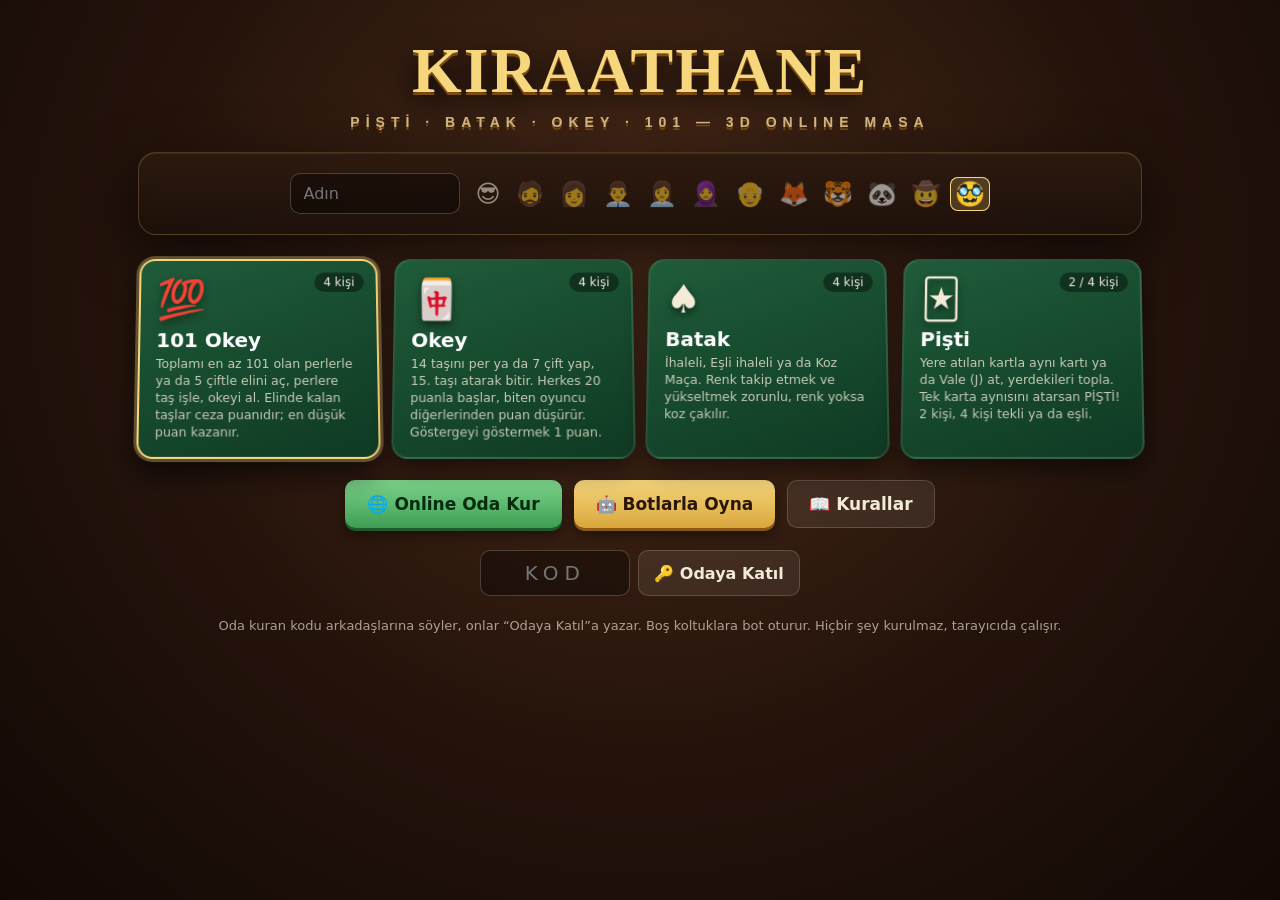
<file: index.html>
<!DOCTYPE html>
<html lang="tr"><head><meta charset="utf-8"><meta name="viewport" content="width=device-width,initial-scale=1,maximum-scale=1">
<title>KIRAATHANE · 3D Online Masa Oyunları</title>
<link rel="icon" href="data:image/svg+xml,<svg xmlns='http://www.w3.org/2000/svg' viewBox='0 0 100 100'><text y='.9em' font-size='90'>🃏</text></svg>">
<style>*{box-sizing:border-box;margin:0;padding:0}
html,body{height:100%;overflow:hidden}
body{font-family:'Segoe UI',system-ui,-apple-system,Roboto,Arial,sans-serif;color:#f3ead7;background:#1a0f0a radial-gradient(ellipse at 50% 30%,#4a2a18 0%,#24130b 55%,#120905 100%);user-select:none;-webkit-user-select:none}
button{font:inherit;cursor:pointer;border:0;border-radius:10px;padding:10px 16px;font-weight:600;color:#2a1608;background:linear-gradient(#f7d77d,#d9a73c);box-shadow:0 3px 0 #8a5a14,0 6px 14px #0007;transition:transform .08s,filter .15s}
button:hover{filter:brightness(1.08)}button:active{transform:translateY(2px);box-shadow:0 1px 0 #8a5a14,0 3px 8px #0007}
button.ghost{background:#ffffff14;color:#f3ead7;box-shadow:inset 0 0 0 1px #ffffff2a}
button.red{background:linear-gradient(#e46b5d,#b5382b);color:#fff;box-shadow:0 3px 0 #6d1a12,0 6px 14px #0007}
button.green{background:linear-gradient(#7fd88e,#3d9d52);color:#062b0f;box-shadow:0 3px 0 #1f5a2b,0 6px 14px #0007}
button:disabled{filter:grayscale(1) brightness(.6);cursor:not-allowed}
button.sm{padding:6px 11px;font-size:13px;border-radius:8px}
input,select{font:inherit;padding:10px 12px;border-radius:10px;border:1px solid #ffffff33;background:#00000055;color:#fff;outline:none}
input:focus,select:focus{border-color:#f7d77d}
select option{background:#2a1608}
.screen{position:fixed;inset:0;display:none}.screen.on{display:block}
.muted{opacity:.65;font-size:13px}
h1.logo{font-family:Georgia,'Times New Roman',serif;font-size:clamp(34px,6vw,64px);letter-spacing:2px;text-align:center;color:#f7d77d;text-shadow:0 3px 0 #7a4b10,0 8px 30px #000}
h1.logo small{display:block;font:600 14px 'Segoe UI',sans-serif;letter-spacing:6px;color:#e9cf9a;opacity:.85;margin-top:6px}
.panel{background:linear-gradient(#2d1a0fee,#1c100ae8);border:1px solid #f7d77d33;border-radius:18px;box-shadow:0 20px 60px #000a,inset 0 1px 0 #ffffff14;padding:20px}
/* ---- ana menü ---- */
#home{overflow:auto}
.homeWrap{max-width:1040px;margin:0 auto;padding:34px 18px 40px;display:flex;flex-direction:column;gap:22px}
.profile{display:flex;gap:10px;align-items:center;justify-content:center;flex-wrap:wrap}
.avs{display:flex;gap:4px;flex-wrap:wrap}.avs span{font-size:24px;cursor:pointer;padding:3px 5px;border-radius:8px;opacity:.55}.avs span.on{opacity:1;background:#f7d77d33;box-shadow:inset 0 0 0 1px #f7d77d}
.games{display:grid;grid-template-columns:repeat(auto-fill,minmax(220px,1fr));gap:14px}
.gcard{position:relative;border-radius:16px;padding:16px;cursor:pointer;background:linear-gradient(160deg,#1f5c3a,#0f3a23);border:2px solid #ffffff1a;box-shadow:0 10px 26px #0008;transition:transform .2s,border-color .2s;transform:perspective(700px) rotateX(6deg);min-height:150px}
.gcard:hover{transform:perspective(700px) rotateX(0) translateY(-4px)}
.gcard.sel{border-color:#f7d77d;box-shadow:0 0 0 3px #f7d77d55,0 14px 30px #000a}
.gcard .gi{font-size:40px;filter:drop-shadow(0 4px 4px #0008)}.gcard b{display:block;font-size:20px;margin:6px 0 4px;color:#fff}
.gcard p{font-size:12.5px;line-height:1.35;opacity:.8}.gcard .pc{position:absolute;top:12px;right:12px;font-size:12px;background:#0006;border-radius:20px;padding:3px 9px}
.homeBtns{display:flex;gap:12px;justify-content:center;flex-wrap:wrap}.homeBtns button{font-size:17px;padding:14px 22px}
.joinRow{display:flex;gap:8px;justify-content:center}.joinRow input{width:150px;text-transform:uppercase;letter-spacing:6px;font-size:20px;text-align:center}
/* ---- lobi ---- */
#lobby{overflow:auto}
.lobWrap{max-width:900px;margin:0 auto;padding:30px 16px;display:flex;flex-direction:column;gap:16px}
.codeBox{text-align:center}.codeBox .code{font:700 58px Georgia,serif;letter-spacing:14px;color:#f7d77d;text-shadow:0 4px 0 #7a4b10}
.seats{display:grid;grid-template-columns:repeat(4,1fr);gap:10px}
.seat{border-radius:14px;padding:14px 8px;text-align:center;background:#00000040;border:1px dashed #ffffff30;min-height:110px;position:relative}
.seat.full{border-style:solid;border-color:#f7d77d55;background:#f7d77d12}.seat .av{font-size:34px}.seat .nm{font-weight:700;margin-top:4px;word-break:break-word}
.seat .tag{font-size:11px;opacity:.7}.seat .x{position:absolute;top:4px;right:6px;font-size:12px;cursor:pointer;opacity:.6}
.optRow{display:flex;gap:10px;flex-wrap:wrap;align-items:center}
#netDiag{font-size:11px;opacity:.55;text-align:center}
@media(max-width:640px){.seats{grid-template-columns:repeat(2,1fr)}}
/* ---- masa ---- */
#table{background:#120905 radial-gradient(ellipse at 50% 40%,#3b2213,#140a05 70%)}
#stage{position:absolute;inset:0;perspective:1500px;perspective-origin:50% 18%;overflow:hidden}
#boardWrap{position:absolute;left:50%;top:50%;width:1400px;height:900px;margin:-450px 0 0 -700px;transform-style:preserve-3d}
#board{position:absolute;inset:0;transform-style:preserve-3d;transform:rotateX(40deg) translateY(-30px);border-radius:300px/190px;
  background:radial-gradient(ellipse at 50% 45%,#2f8a52 0%,#1d6b3d 45%,#124a29 100%);
  box-shadow:0 0 0 26px #6b3a1c,0 0 0 30px #3e1f0c,0 0 0 34px #a06a37,0 40px 80px 40px #000c,inset 0 0 120px #0009}
#board::before{content:'';position:absolute;inset:18px;border-radius:280px/176px;border:2px solid #f7d77d22;pointer-events:none}
#board::after{content:'KIRAATHANE';position:absolute;left:50%;top:50%;transform:translate(-50%,-50%);font:700 120px Georgia,serif;letter-spacing:20px;color:#ffffff07;pointer-events:none;white-space:nowrap}
.o3{position:absolute;left:0;top:0;transform-style:preserve-3d;transition:transform .55s cubic-bezier(.2,.8,.25,1),opacity .4s}
.o3.fast{transition:transform .3s cubic-bezier(.2,.8,.25,1)}
.o3.noanim{transition:none!important}
/* iskambil kartı */
.card{width:84px;height:120px;margin:-60px 0 0 -42px}
.card .f,.card .b{position:absolute;inset:0;border-radius:8px;backface-visibility:hidden;-webkit-backface-visibility:hidden}
.card .f{background:linear-gradient(160deg,#fffdf6,#efe8d6);box-shadow:0 0 0 1px #0003,0 2px 3px #0004;color:#1b1b1b;overflow:hidden}
.card .f.r{color:#c4161c}
.card .b{transform:rotateY(180deg);background:#7d1420;box-shadow:0 0 0 1px #0005;background-image:repeating-linear-gradient(45deg,#ffffff1a 0 3px,transparent 3px 9px),repeating-linear-gradient(-45deg,#ffffff1a 0 3px,transparent 3px 9px);border:4px solid #f5ecd6}
.card .b::after{content:'K';position:absolute;inset:0;display:grid;place-items:center;font:700 30px Georgia,serif;color:#f7d77d;text-shadow:0 2px 0 #3d0710}
.card .ci{position:absolute;left:5px;top:3px;font-weight:800;font-size:20px;line-height:.95;text-align:center;font-family:Georgia,serif}
.card .ci i{display:block;font-style:normal;font-size:17px}
.card .ci.br{left:auto;top:auto;right:5px;bottom:3px;transform:rotate(180deg)}
.card .cm{position:absolute;inset:0;display:grid;place-items:center;font-size:44px}
.card .cm.face{font:700 40px Georgia,serif}
.card .cm.face span{display:grid;place-items:center;width:52px;height:74px;border-radius:6px;background:linear-gradient(#f9e7b7,#e7c979);box-shadow:inset 0 0 0 2px currentColor}
.card.legal{cursor:pointer}.card.legal .f{box-shadow:0 0 0 2px #f7d77d,0 0 18px #f7d77daa}
.card.dim .f{filter:brightness(.62)}
.card.mine{cursor:pointer}
.shadow3{position:absolute;inset:6px;border-radius:8px;background:#0007;transform:translateZ(-2px);filter:blur(6px)}
/* okey taşı */
.tile{width:46px;height:64px;margin:-32px 0 0 -23px}
.tile .f,.tile .b{position:absolute;inset:0;border-radius:6px;backface-visibility:hidden;-webkit-backface-visibility:hidden}
.tile .f{background:linear-gradient(#fffaf0,#eee3c8);box-shadow:0 0 0 1px #0002,0 3px 0 #c9b88d,0 4px 3px #0005}
.tile .b{transform:rotateY(180deg);background:linear-gradient(#f2e9d2,#dccb9f);box-shadow:0 0 0 1px #0002,0 3px 0 #b39f6e}
.tf{position:absolute;inset:0;display:flex;flex-direction:column;align-items:center;justify-content:center;font:800 30px Georgia,serif;line-height:1}
.tf::after{content:'';width:9px;height:9px;border-radius:50%;margin-top:4px;background:currentColor;opacity:.9}
.c0{color:#e0a100}.c1{color:#1565c0}.c2{color:#1a1a1a}.c3{color:#c62828}
.tf.fk{font-size:26px;color:#2e7d32}.tf.fk::after{display:none}
.tf.wild{text-shadow:0 0 6px #f7d77d}
.tile.small{width:34px;height:47px;margin:-23px 0 0 -17px}.tile.small .tf{font-size:21px}.tile.small .tf::after{width:6px;height:6px;margin-top:2px}
.meldBox{position:absolute;left:0;top:0;padding:5px 6px 7px;border-radius:9px;background:#00000038;display:flex;gap:2px;cursor:pointer;transform-style:preserve-3d;border-bottom:3px solid transparent}
.meldBox:hover,.meldBox.target{background:#f7d77d40}
.meldBox .tile{position:relative;margin:0}
.rack3d{width:560px;height:30px;margin:-15px 0 0 -280px;background:linear-gradient(#a86b35,#6b3e19);border-radius:6px;box-shadow:0 6px 0 #3e2109,0 10px 14px #0008}
.lbl3{position:absolute;left:0;top:0;white-space:nowrap;font-weight:700;font-size:20px;color:#fff;text-shadow:0 2px 3px #000;transform-style:preserve-3d}
.lbl3 small{font-size:15px;opacity:.75}
.spot{width:58px;height:78px;margin:-39px 0 0 -29px;border-radius:9px;border:2px dashed #ffffff33}
.spot.can{border-color:#f7d77d;box-shadow:0 0 20px #f7d77d88;cursor:pointer}
.pileTop.can{cursor:pointer;filter:drop-shadow(0 0 12px #f7d77d)}
/* HUD */
.plate{position:absolute;display:flex;align-items:center;gap:8px;padding:7px 12px 7px 8px;border-radius:40px;background:linear-gradient(#2d1a0fee,#170c06ee);border:1px solid #f7d77d33;box-shadow:0 8px 20px #0009;z-index:5;min-width:150px;transition:box-shadow .3s}
.plate .av{font-size:28px;width:40px;height:40px;display:grid;place-items:center;background:#ffffff12;border-radius:50%}
.plate .nm{font-weight:700;font-size:14px;max-width:130px;overflow:hidden;text-overflow:ellipsis;white-space:nowrap}
.plate .sc{font-size:12px;opacity:.85}.plate .bd{font-size:11px;color:#f7d77d}
.plate.turn{box-shadow:0 0 0 3px #f7d77d,0 0 28px #f7d77daa}
.plate.off{opacity:.55}
.plate .bub{position:absolute;bottom:110%;left:10px;background:#fff;color:#222;padding:6px 10px;border-radius:12px;font-size:13px;white-space:nowrap;max-width:240px;overflow:hidden;text-overflow:ellipsis;box-shadow:0 6px 14px #0007;animation:pop .25s}
@keyframes pop{from{transform:scale(.6);opacity:0}}
.p0{left:16px;bottom:16px}.p1{right:14px;top:44%}.p2{left:50%;top:12px;transform:translateX(-50%)}.p3{left:14px;top:44%}
#topbar{position:absolute;right:12px;top:10px;display:flex;gap:6px;z-index:8}
#info{position:absolute;left:12px;top:10px;z-index:6;font-size:13px;line-height:1.5;max-width:300px}
#info .gn{font:700 18px Georgia,serif;color:#f7d77d}
#log{position:absolute;right:12px;top:56px;z-index:4;font-size:12.5px;max-width:270px;text-align:right;opacity:.85;line-height:1.55;pointer-events:none}
#log div:first-child{font-weight:700;color:#f7d77d}
#status{position:absolute;left:50%;transform:translateX(-50%);bottom:198px;z-index:7;padding:8px 18px;border-radius:30px;background:#000a;font-weight:600;font-size:15px;white-space:nowrap;pointer-events:none}
#status:empty{display:none}#status.me{background:#f7d77d;color:#2a1608;box-shadow:0 0 24px #f7d77d88}
#actions{position:absolute;left:50%;transform:translateX(-50%);bottom:150px;z-index:9;display:flex;gap:7px;flex-wrap:wrap;justify-content:center;max-width:96vw}
#toast{position:fixed;left:50%;top:18%;transform:translateX(-50%);z-index:50;background:#c62828;color:#fff;padding:10px 18px;border-radius:12px;font-weight:600;box-shadow:0 10px 30px #000a;display:none;max-width:90vw;text-align:center}
#big{position:fixed;left:50%;top:40%;transform:translate(-50%,-50%);z-index:40;font:800 clamp(40px,9vw,96px) Georgia,serif;color:#f7d77d;text-shadow:0 5px 0 #7a4b10,0 10px 40px #000;pointer-events:none;display:none;animation:bigIn .9s}
@keyframes bigIn{0%{transform:translate(-50%,-50%) scale(.3);opacity:0}30%{transform:translate(-50%,-50%) scale(1.15);opacity:1}100%{transform:translate(-50%,-50%) scale(1)}}
/* ıstaka */
#rackWrap{position:absolute;left:50%;bottom:0;transform:translateX(-50%);z-index:8;perspective:900px;display:none}
#rack{transform:rotateX(18deg);transform-origin:50% 100%;padding:10px 14px 14px;border-radius:14px 14px 6px 6px;background:linear-gradient(#b07a43,#7a4a22 60%,#5a3416);box-shadow:0 -6px 30px #0009,inset 0 2px 0 #e5b27a,inset 0 -6px 0 #3e2109}
.rrow{display:flex;gap:3px;height:66px;padding:2px 0 4px;border-bottom:5px solid #4a2a10;margin-bottom:6px}.rrow:last-child{margin-bottom:0}
.slot{width:44px;height:62px;border-radius:6px;background:#00000018;position:relative}
.slot.over{background:#f7d77d55}
.rt{position:absolute;inset:0;border-radius:6px;background:linear-gradient(#fffaf0,#ebdfc2);box-shadow:0 0 0 1px #0002,0 3px 0 #c2ae7e,0 5px 5px #0006;cursor:grab;transition:transform .12s}
.rt:hover{transform:translateY(-3px)}
.rt.sel{transform:translateY(-12px);box-shadow:0 0 0 2px #f7d77d,0 3px 0 #c2ae7e,0 10px 16px #f7d77d88}
.rt.new{animation:newT 1.2s}@keyframes newT{0%,60%{box-shadow:0 0 0 3px #4caf50,0 3px 0 #c2ae7e,0 0 18px #4caf50}}
.rt.must{box-shadow:0 0 0 3px #e53935,0 3px 0 #c2ae7e}
.rt .tf{font-size:28px}
.rt.ghost{position:fixed;pointer-events:none;z-index:100;width:44px;height:62px;transform:scale(1.12) rotate(-4deg);box-shadow:0 14px 26px #000a;transition:none}
#rackInfo{position:absolute;left:12px;bottom:calc(100% + 6px);font-size:12.5px;font-weight:600;background:#000a;padding:4px 10px;border-radius:12px}
/* modal */
.modal{position:fixed;inset:0;background:#000a;z-index:60;display:none;place-items:center;padding:16px}.modal.on{display:grid}
.modal .panel{min-width:min(520px,94vw);max-width:94vw;max-height:90vh;overflow:auto}
.modal h2{font:700 26px Georgia,serif;color:#f7d77d;margin-bottom:12px;text-align:center}
table.sum{width:100%;border-collapse:collapse;font-size:14px}table.sum td,table.sum th{padding:8px 6px;border-bottom:1px solid #ffffff1a;text-align:left}
table.sum tr.win td{color:#f7d77d;font-weight:700}
.revealRow{display:flex;gap:2px;flex-wrap:wrap;margin:2px 0 8px}.revealRow .mt{width:24px;height:32px;border-radius:4px;background:#fffaf0;display:grid;place-items:center;font:800 15px Georgia,serif}
/* sohbet */
#chat{position:absolute;right:12px;bottom:12px;z-index:10;width:270px;display:none;flex-direction:column;gap:6px}
#chat.on{display:flex}
#chatLog{max-height:180px;overflow:auto;font-size:13px;background:#000a;border-radius:10px;padding:8px;display:flex;flex-direction:column;gap:3px}
#chatLog b{color:#f7d77d}
.emos{display:flex;gap:3px;flex-wrap:wrap}.emos span{cursor:pointer;font-size:20px}
.lobChat{display:flex;flex-direction:column;gap:6px}
.lobChat #lchatLog{height:120px;overflow:auto;background:#0006;border-radius:10px;padding:8px;font-size:13px}
.lobChat #lchatLog b{color:#f7d77d}
@media(max-width:800px){#status{bottom:170px;font-size:13px}#actions{bottom:122px}.plate{min-width:0;padding:4px 9px 4px 4px}.plate .av{width:30px;height:30px;font-size:20px}#log{display:none}}
body.cardsMode #status{bottom:auto;top:80px}
body.cardsMode #actions{bottom:auto;top:42%;transform:translate(-50%,-50%)}
body.tilesMode #actions{bottom:196px}
body.tilesMode #status{bottom:240px}
body.tilesMode .p0{bottom:200px}

.rulesPanel{width:min(820px,96vw)}
.rtabs{display:flex;gap:6px;flex-wrap:wrap;margin-bottom:12px}
#rBody{font-size:14.5px;line-height:1.55;max-height:64vh;overflow:auto;padding-right:6px}
#rBody h3{font:700 24px Georgia,serif;color:#f7d77d;margin:4px 0 8px}#rBody h4{color:#f7d77d;margin:14px 0 6px;font-size:16px}
#rBody ul{padding-left:20px;margin:4px 0}#rBody li{margin:3px 0}#rBody p{margin:6px 0}
table.rtbl{border-collapse:collapse;margin:8px 0;width:100%;font-size:13.5px}table.rtbl td,table.rtbl th{border:1px solid #ffffff22;padding:6px 8px;text-align:left}table.rtbl th{background:#f7d77d22;color:#f7d77d}
a.dl{display:inline-block;padding:10px 16px;border-radius:10px;background:#ffffff14;color:#f3ead7;text-decoration:none;font-weight:600;box-shadow:inset 0 0 0 1px #ffffff2a}
.plate .tm{font-size:10px;padding:1px 6px;border-radius:8px;margin-left:4px;background:#ffffff22}
.plate .clock{position:absolute;top:-8px;right:-6px;background:#c62828;color:#fff;font-weight:800;font-size:12px;border-radius:12px;padding:2px 7px;box-shadow:0 2px 6px #0008}
.plate .clock.ok{background:#2e7d32}

.seat.sit{cursor:pointer;transition:background .2s}.seat.sit:hover{background:#7fd88e22;border-color:#7fd88e}
.seat.sit button{margin-top:6px}.seat.me{box-shadow:0 0 0 2px #f7d77d,0 0 18px #f7d77d55}
</style></head><body>
<div id="home" class="screen on">
  <div class="homeWrap">
    <h1 class="logo">KIRAATHANE<small>PİŞTİ · BATAK · OKEY · 101 — 3D ONLINE MASA</small></h1>
    <div class="panel profile">
      <input id="myName" maxlength="14" placeholder="Adın" style="width:170px">
      <div class="avs" id="avs"></div>
    </div>
    <div class="games" id="games"></div>
    <div class="homeBtns">
      <button id="bHost" class="green">🌐 Online Oda Kur</button>
      <button id="bSolo">🤖 Botlarla Oyna</button>
      <button id="bRulesHome" class="ghost">📖 Kurallar</button>
    </div>
    <div class="joinRow">
      <input id="joinCode" maxlength="4" placeholder="KOD">
      <button id="bJoin" class="ghost">🔑 Odaya Katıl</button>
    </div>
    <p class="muted" style="text-align:center">Oda kuran kodu arkadaşlarına söyler, onlar “Odaya Katıl”a yazar. Boş koltuklara bot oturur. Hiçbir şey kurulmaz, tarayıcıda çalışır.</p>
  </div>
</div>

<div id="lobby" class="screen">
  <div class="lobWrap">
    <div class="panel codeBox">
      <div class="muted" id="lobTitle">Oda kodu</div>
      <div class="code" id="lobCode">––––</div>
      <div class="muted" id="lobSt">Bağlanılıyor…</div>
    </div>
    <div class="seats" id="seats"></div>
    <div class="panel">
      <div class="optRow" id="lobGame"></div>
      <div class="optRow" id="lobOpts" style="margin-top:10px"></div>
    </div>
    <div class="panel lobChat">
      <div id="lchatLog"></div>
      <div class="optRow"><input id="lchatIn" maxlength="120" placeholder="Mesaj yaz…" style="flex:1"><button class="sm" id="lchatSend">Gönder</button></div>
    </div>
    <div class="homeBtns">
      <button id="bStart" class="green">▶ Oyunu Başlat</button>
      <button id="bLeave" class="red">Odadan Çık</button>
    </div>
    <div id="netDiag"></div>
  </div>
</div>

<div id="table" class="screen">
  <div id="stage"><div id="boardWrap"><div id="board"></div></div></div>
  <div id="info"></div>
  <div id="log"></div>
  <div id="topbar">
    <button class="sm ghost" id="bRules" title="Kurallar">📖</button>
    <button class="sm ghost" id="bChat">💬</button>
    <button class="sm ghost" id="bSound">🔊</button>
    <button class="sm ghost" id="bScore">📊</button>
    <button class="sm red" id="bExit">✕</button>
  </div>
  <div id="plates"></div>
  <div id="status"></div>
  <div id="actions"></div>
  <div id="rackWrap"><div id="rackInfo"></div><div id="rack"><div class="rrow" id="row0"></div><div class="rrow" id="row1"></div></div></div>
  <div id="chat"><div id="chatLog"></div><div class="emos" id="emos"></div><div class="optRow"><input id="chatIn" maxlength="120" placeholder="Mesaj…" style="flex:1;padding:7px"><button class="sm" id="chatSend">➤</button></div></div>
</div>

<div class="modal" id="mSum"><div class="panel"><h2 id="sumT"></h2><div id="sumB"></div><div class="homeBtns" style="margin-top:14px" id="sumBtns"></div></div></div>
<div class="modal" id="mMsg"><div class="panel"><h2 id="msgT"></h2><p id="msgB" style="text-align:center;line-height:1.5"></p><div class="homeBtns" style="margin-top:14px"><button id="msgOk">Tamam</button></div></div></div>
<div class="modal" id="mRules"><div class="panel rulesPanel"><div class="rtabs" id="rTabs"></div><div id="rBody"></div><div class="homeBtns" style="margin-top:12px"><a class="dl" id="rDl" download="KIRAATHANE-Kurallar.md">⬇ Kuralları indir</a><button id="rClose">Kapat</button></div></div></div>
<div id="toast"></div>
<div id="big"></div>

<script>
"use strict";
const RULES_HTML={"okey101": "<h3>💯 101 Okey</h3>\n<p><b>Oyuncu:</b> 4 kişi · <b>Taş:</b> 106 (1–13 arası, 4 renk, her taştan 2 tane + 2 sahte okey) · <b>Kazanan:</b> oyun sonunda <b>en düşük</b> puana sahip olan.</p>\n<h4>Dağıtım, gösterge ve okey</h4>\n<ul>\n<li>Her oyuncuya 21 taş dağıtılır; oyunu başlatan oyuncu 22 taş alır ve ilk hamlesi taş atmaktır.</li>\n<li>Ortadan bir taş açılır: <b>gösterge</b>. Göstergeyle aynı renkte ve bir büyük sayıdaki taş o elin <b>okeyidir</b> (joker). Gösterge 13 ise okey aynı rengin 1'idir.</li>\n<li>Okey her taşın yerine geçebilir. <b>Sahte okey (★)</b> joker değildir; sadece o elin okey taşının yerine (rengi ve sayısıyla) kullanılır.</li>\n<li>Oyun saat yönünün tersine döner; her el başlatan oyuncu bir sağa kayar.</li>\n</ul>\n<h4>Perler</h4>\n<ul>\n<li><b>Seri:</b> aynı renkte en az 3 ardışık taş (ör. kırmızı 4-5-6). <b>1 sadece serinin başında olabilir; 12-13-1 geçersizdir.</b> Seri iki ucundan uzatılabilir.</li>\n<li><b>Küt (aynı sayı):</b> aynı sayının farklı renklerinden 3 ya da 4 taş. Aynı renk iki kez olamaz.</li>\n<li><b>Çift:</b> aynı renk ve sayıdan iki taş (biri okey olabilir). Çiftler uzatılamaz.</li>\n</ul>\n<h4>Sıra</h4>\n<ul>\n<li><b>Çek:</b> ortadan bir taş çek ya da solundaki oyuncunun son attığı taşı al.</li>\n<li><b>Aç / indir / işle</b> (isteğe bağlı).</li>\n<li><b>At:</b> bir taş at. Her tur, son tur dahil, taş atarak biter; elindeki bütün taşları yere indirip atmadan bitiremezsin.</li>\n</ul>\n<h4>El açmak</h4>\n<ul>\n<li><b>Seriden açma:</b> aynı turda yere indirdiğin perlerin toplamı en az <b>101</b> olmalı. Taşlar üzerindeki sayı kadar sayılır, okey yerine geçtiği taşın değerini alır.</li>\n<li><b>Çiftten açma:</b> aynı turda en az <b>5 çift</b> indirirsin; sayıların önemi yoktur.</li>\n<li><b>Katlamalı (varsayılan):</b> her yeni açış bir öncekini geçmelidir. Biri 120 ile açtıysa sonraki seriden açış en az 121, biri 6 çiftle açtıysa sonraki çift açış en az 7 çift olmalı. Seri ve çift ayrı sayılır. <b>Katlamasız</b> modda sınır hep 101 / 5 çifttir.</li>\n<li>Seriden açan sonra çift indiremez. Çiftten açan yeni seri/küt kuramaz ama masadaki perlere taş işleyebilir ve yeni çift indirebilir.</li>\n<li><b>Siler (varsayılan açık):</b> 150 ve üzeri seriyle ya da 7 ve üzeri çiftle açan oyuncu <b>−101 ödül</b> alır.</li>\n</ul>\n<h4>Yandan taş almak</h4>\n<ul>\n<li>Soldan aldığın taşı <b>aynı turda kullanmak zorundasın</b> (açarken ya da açtıysan per/işleme olarak). Elde tutamazsın.</li>\n<li>Kullanamazsan hiçbir şey indirmeden <b>geri verebilir</b> ve ortadan çekebilirsin; cezası yoktur. Yere taş indirdikten sonra geri verirsen <b>101 ceza</b> yazılır.</li>\n<li><b>Yere atılan okey alınamaz.</b></li>\n</ul>\n<h4>İşlemek ve okey almak</h4>\n<ul>\n<li>Elini açtıktan sonra masadaki herkesin perine uyan taşları ekleyebilirsin (seriye uç, kütte eksik renk).</li>\n<li><b>Okey alma:</b> masadaki bir perde okeyin yerine geçtiği gerçek taş sende varsa onu koyup okeyi eline alırsın. Kütlerde bu, 4 renk tamamlanmışsa olur. Okeyi o pere koyan başka bir oyuncuysa ona <b>101 ceza</b> yazılır.</li>\n</ul>\n<h4>Cezalar (her biri 101)</h4>\n<ul>\n<li><b>Okey atmak.</b></li>\n<li><b>İşlek taş atmak:</b> masadaki bir pere işlenebilecek taşı atmak (henüz açmamış olsan bile). Bitiriş taşı hariç.</li>\n<li>Okeyi masada başkasına aldırmak (yukarıda).</li>\n</ul>\n<h4>El sonu ve puanlama</h4>\n<p>Elini bitiren (son taşını atan) oyuncu <b>−101</b> alır. Diğerleri:</p>\n<table class=\"rtbl\"><tr><th>Durum</th><th>Açan oyuncu</th><th>Çiftten açan</th><th>Açamayan</th></tr><tr><td>Normal bitiş</td><td>eldeki taşların toplamı</td><td>toplam × 2</td><td>202</td></tr><tr><td>Okey atarak bitiş (bitiren −202)</td><td>toplam × 2</td><td>toplam × 4</td><td>404</td></tr><tr><td>Çiftten bitiş (bitiren −202)</td><td>toplam × 2</td><td>toplam × 4</td><td>404</td></tr><tr><td>Çiftten + okeyle bitiş (bitiren −404)</td><td>toplam × 4</td><td>toplam × 8</td><td>404</td></tr></table>\n<ul>\n<li>Elde kalan <b>okey 101</b> sayılır.</li>\n<li><b>Elden bitme:</b> daha kimse açmamışken bir oyuncu tek turda açıp bitirirse bitiren −202, diğer herkes <b>404</b> (okeyle bitirirse −404 / <b>808</b>).</li>\n<li><b>Deste biterse:</b> kimse açmadıysa o el yazılmaz. Açan varsa açamayanlara 202, açanlara elindeki taşlar yazılır; bitiren olmaz.</li>\n<li>Elde yazılan cezalar (okey atma, işlek taş, siler) o elin puanına eklenir.</li>\n<li>Belirlenen el sayısı oynanır, <b>toplamı en düşük olan kazanır.</b></li>\n</ul>\n<p><b>Oyundaki ayarlar:</b> El sayısı (1/3/5/7/9/11) · Katlamalı / Katlamasız · Siler açık/kapalı · Hamle süresi.</p>", "okey": "<h3>🀄 Okey (Düz Okey)</h3>\n<p><b>Oyuncu:</b> 4 kişi · <b>Taş:</b> 106 · <b>Kazanan:</b> puanı 0'a ilk düşen olunca, o an <b>en yüksek</b> puana sahip oyuncu.</p>\n<h4>Dağıtım</h4>\n<ul>\n<li>Herkese 14 taş; oyunu başlatan 15 taş alır ve ilk hamlesi taş atmaktır.</li>\n<li>Gösterge ve okey 101'deki gibidir (göstergenin bir üstü okey, 13'ün üstü 1). Sahte okey (★) okey taşının yerine geçer.</li>\n</ul>\n<h4>Sıra</h4>\n<ul>\n<li>Ortadan çek <b>ya da</b> solundakinin attığı son taşı al, sonra bir taş at. Atılan okey alınabilir.</li>\n<li>Ortada taş biterse el <b>berabere</b> biter, puan değişmez.</li>\n</ul>\n<h4>Bitirmek</h4>\n<ul>\n<li>15 taşın 14'ü perlere (seri ya da küt; <b>12-13-1 yok</b>) ya da <b>7 çifte</b> dizilmişken 15. taşı atarak bitirirsin. Perleri yere açmak yoktur, el bittiğinde gösterilir.</li>\n</ul>\n<h4>Puanlama (20'den düşme)</h4>\n<p>Herkes <b>20 puanla</b> başlar (ayar: 20/12/6). El bitince bitiren <b>dışındaki</b> herkesten düşülür:</p>\n<table class=\"rtbl\"><tr><th>Bitiş</th><th>Diğerlerinden düşülen</th></tr><tr><td>Normal</td><td>2</td></tr><tr><td>Okey atarak</td><td>4</td></tr><tr><td>Çiftten (7 çift)</td><td>4</td></tr><tr><td>Çiftten + okey atarak</td><td>8</td></tr></table>\n<ul>\n<li><b>Gösterge:</b> elinde göstergenin aynısı olan oyuncu ilk hamlesini yapmadan önce onu gösterirse diğer herkesten <b>1 puan</b> düşülür.</li>\n<li>Bir oyuncunun puanı 0 ya da altına inince oyun biter; en yüksek puanlı kazanır.</li>\n</ul>\n<p><b>Oyundaki ayarlar:</b> Başlangıç puanı (20/12/6) · Hamle süresi.</p>", "batak": "<h3>♠️ Batak</h3>\n<p><b>Oyuncu:</b> 4 kişi · <b>Deste:</b> 52 kart, as en büyük · <b>Kazanan:</b> belirlenen el sayısı sonunda en yüksek puan.</p>\n<h4>Modlar</h4>\n<ul>\n<li><b>İhaleli (tekli):</b> herkes kendi için oynar; ihaleyi alan kozu seçer.</li>\n<li><b>Eşli ihaleli:</b> karşılıklı oturanlar takımdır; ihale takımın toplam eliyle tutturulur.</li>\n<li><b>Koz Maça:</b> ihale yok, koz her zaman <b>maça</b>. Herkes kaç el alacağını söyler.</li>\n</ul>\n<h4>İhale (İhaleli ve Eşli)</h4>\n<ul>\n<li>13'er kart dağıtılır. Dağıtanın sağındaki başlayarak herkes bir öncekinden <b>yüksek</b> bir sayı söyler ya da <b>pas</b> der. Pas diyen tekrar giremez.</li>\n<li>En düşük ihale <b>5</b> (ayar: 4). Kimse ihaleye girmezse ihale <b>4</b> ile dağıtana kalır.</li>\n<li>İhaleyi alan kozu seçer ve ilk eli o açar.</li>\n</ul>\n<h4>Oyun kuralları (tüm modlar)</h4>\n<ul>\n<li>Koz henüz oynanmadıysa ele kozla başlanamaz (elinde sadece koz kalmadıysa).</li>\n<li>Yerdeki rengi <b>takip etmek zorundasın</b>.</li>\n<li>Aynı renkten yerdekinden <b>büyük</b> kartın varsa onu oynamak zorundasın (<b>yükseltme</b>). Yoksa o renkten istediğini atarsın.</li>\n<li>O renk sende yoksa <b>koz çakmak zorundasın</b>. Yerde koz varsa ve daha büyük kozun varsa onu atmalısın.</li>\n<li>Renk yerine koz çakılmışsa ve sende o renk varsa, o renkten istediğin kartı atabilirsin (yükseltme gerekmez).</li>\n<li>Renk de koz da yoksa istediğin kartı atarsın.</li>\n<li>Eli yerdeki en büyük koz, koz yoksa açılan rengin en büyük kartı alır; eli alan sonraki eli açar.</li>\n</ul>\n<h4>Puanlama</h4>\n<p><b>Onluk (×10, varsayılan — popüler uygulamalardaki gibi):</b></p>\n<ul>\n<li>İhaleyi (ya da sözünü) tutturan: <b>10 × ihale + fazla eller</b>. Tutturamayan (<b>batan</b>): <b>−10 × ihale</b>.</li>\n<li>İhaleye girmeyenler aldıkları el kadar puan alır; <b>hiç el alamayan</b> −10 × ihale yer.</li>\n<li>Eşlide aynı hesap takımın toplam eliyle yapılır ve iki ortağa da yazılır.</li>\n</ul>\n<p><b>Basit:</b> tutturan aldığı el kadar, batan −ihale; diğerleri aldığı el kadar.</p>\n<p><b>Koz Maça:</b> herkes kendi sözüne göre yukarıdaki gibi puan alır.</p>\n<p><b>Oyundaki ayarlar:</b> Mod · El sayısı (4/8/12/16) · En düşük ihale (5/4) · Puanlama (Onluk/Basit) · Hamle süresi.</p>", "pisti": "<h3>🃏 Pişti</h3>\n<p><b>Oyuncu:</b> 2 ya da 4 kişi (4 kişide <b>eşli</b> ya da tekli) · <b>Deste:</b> 52 kart · <b>Kazanan:</b> el sonunda hedef puana (101; ayar 51/151) ilk ulaşan. İki taraf aynı elde geçerse puanı yüksek olan kazanır.</p>\n<h4>Dağıtım</h4>\n<ul>\n<li>Ortaya 4 kart konur: 3'ü kapalı, en üstteki açık. Açık kart vale çıkarsa yerine başka kart açılır.</li>\n<li>Herkese 4'er kart dağıtılır. Kartlar bitince deste bitene kadar 4'er kart daha dağıtılır (yere kart konmaz).</li>\n</ul>\n<h4>Oynanış</h4>\n<ul>\n<li>Sırası gelen bir kart atar. Attığın kart yerdeki <b>en üst kartla aynı</b> ise (ör. 7'ye 7) yerdeki <b>bütün kartları</b> alırsın.</li>\n<li><b>Vale (J)</b> her zaman yerdekilerin hepsini alır.</li>\n<li>Eşleşmeyen kart yığının üstüne konur.</li>\n<li>İlk toplayan, başlangıçtaki kapalı 3 kartı da alır.</li>\n<li>Son kart oynandığında yerde kalanlar <b>en son toplayan</b> tarafa gider.</li>\n</ul>\n<h4>Pişti</h4>\n<ul>\n<li>Yerde <b>tek kart</b> varken aynısını atarak almak <b>pişti</b>dir: <b>10 puan</b>.</li>\n<li>Tek valeyi valeyle almak <b>vale piştisi</b>: <b>20 puan</b>.</li>\n<li>Valeyle tek (vale olmayan) kartı almak pişti sayılmaz.</li>\n<li>Elin en <b>son kartıyla</b> yapılan pişti sayılmaz (normal toplama olur).</li>\n</ul>\n<h4>El sonu puanları</h4>\n<table class=\"rtbl\"><tr><th>Kart / durum</th><th>Puan</th></tr><tr><td>Her as</td><td>1</td></tr><tr><td>Her vale</td><td>1</td></tr><tr><td>Sinek 2'li (♣2)</td><td>2</td></tr><tr><td>Karo 10'lu (♦10)</td><td>3</td></tr><tr><td>En çok kart toplayan</td><td>3 (eşitlikte kimse almaz)</td></tr><tr><td>Her pişti / vale piştisi</td><td>10 / 20</td></tr></table>\n<p>Eşli oyunda iki ortağın kartları ve puanları birlikte sayılır.</p>\n<p><b>Oyundaki ayarlar:</b> Oyuncu sayısı (2/4) · 4 kişide Eşli/Tekli · Oyun sonu (51/101/151) · Hamle süresi.</p>", "_common": "<h3>Ortak özellikler (popüler uygulamalardan örnek alınan)</h3>\n<ul>\n<li><b>Online oda:</b> 4 harfli kodla katılım, boş koltuklara bot. Kopan oyuncunun yerine bot oynar; aynı isimle dönen yerini geri alır.</li>\n<li><b>Hamle süresi</b> (ayar: yok/20/30/60 sn): süre dolunca hamleyi bot yapar.</li>\n<li><b>Otomatik diz:</b> Seri Diz / Çift Diz, taşları sürükleyerek düzenleme, 101'de dizili per toplamı.</li>\n<li>Sohbet, emojiler, el sonu özet tablosu, açık eller.</li>\n</ul>\n<h3>Kaynaklar</h3>\n<ul>\n<li>pagat.com — Okey 101, Pişti kuralları</li>\n<li>Altinstar — Okey 101 resmi kuralları</li>\n<li>okey.gg — 101 (katlamalı mod, okey alma, siler, elden bitme)</li>\n<li>Wikipedia — Okey (20 puan düşme sistemi)</li>\n<li>App Store açıklamaları — Zynga 101 Okey Plus / Okey Plus, Batak Club, Fuzzy Batak &amp; Pişti, Batak İhaleli kural listesi</li>\n</ul>"};
/* ===================== ORTAK MOTOR ===================== */
const GAMES = {};
function shuffle(a) { for (let i = a.length - 1; i > 0; i--) { const j = Math.random() * (i + 1) | 0; [a[i], a[j]] = [a[j], a[i]]; } return a; }
const clone = o => JSON.parse(JSON.stringify(o));
const sum = a => a.reduce((s, x) => s + x, 0);

/* ---- İskambil ---- */
// kart id 0..51 : suit = id/13|0 (0♠ 1♥ 2♦ 3♣), rank = id%13 + 2 (2..14, 14 = As)
const SUITS = ['♠', '♥', '♦', '♣'];
const SUIT_NAMES = ['Maça', 'Kupa', 'Karo', 'Sinek'];
const cSuit = id => (id / 13) | 0;
const cRank = id => (id % 13) + 2;
const RANK_TXT = r => ({ 11: 'J', 12: 'Q', 13: 'K', 14: 'A' }[r] || String(r));
const cardName = id => SUITS[cSuit(id)] + RANK_TXT(cRank(id));
const newDeck = () => shuffle([...Array(52).keys()]);

/* ---- Okey taşları ---- */
// taş id: renk c(0 sarı,1 mavi,2 siyah,3 kırmızı) * 26 + (n-1)*2 + kopya ; 104,105 sahte okey
const TCOL = ['Sarı', 'Mavi', 'Siyah', 'Kırmızı'];
function tile(id) { if (id >= 104) return { id, fake: true, c: -1, n: 0 }; return { id, c: (id / 26) | 0, n: (((id % 26) / 2) | 0) + 1, fake: false }; }
const newTiles = () => shuffle([...Array(106).keys()]);
function okeyCtx(indId) { const t = tile(indId); return { okC: t.c, okN: t.n === 13 ? 1 : t.n + 1 }; }
const isWild = (id, x) => { const t = tile(id); return !t.fake && t.c === x.okC && t.n === x.okN; };
const effT = (id, x) => { const t = tile(id); return t.fake ? { c: x.okC, n: x.okN } : { c: t.c, n: t.n }; };

// Geçerli per mi? {type, value, order} ya da null
function validGroup(ids, x) {
  if (!ids || ids.length < 3) return null;
  const W = ids.filter(i => isWild(i, x)), R = ids.filter(i => !isWild(i, x)).map(i => ({ id: i, ...effT(i, x) }));
  let best = null;
  const L = ids.length;
  // set: aynı sayı farklı renk
  if (L <= 4 && R.length >= 1 && R.every(r => r.n === R[0].n) && new Set(R.map(r => r.c)).size === R.length) {
    best = { type: 'set', value: R[0].n * L, order: [...R.map(r => r.id), ...W], n: R[0].n };
  }
  // seri: aynı renk ardışık
  if (R.length >= 1 && R.every(r => r.c === R[0].c) && new Set(R.map(r => r.n)).size === R.length && L <= 13) {
    for (const hi of [false]) { // 12-13-1 geçerli değil: 1 sadece serinin başında
      const nums = R.map(r => r.n);
      const mn = Math.min(...nums), mx = Math.max(...nums);
      if (mx - mn + 1 - R.length > W.length) continue;
      const maxEnd = 13;
      let s = Math.min(mn, maxEnd - L + 1);
      if (s < Math.max(1, mx - L + 1)) continue;
      const order = []; let wi = 0, value = 0;
      for (let p = s; p < s + L; p++) {
        const r = R.find((rr, k) => nums[k] === p);
        order.push(r ? r.id : W[wi++]); value += (p === 14 ? 1 : p);
      }
      if (!best || value > best.value) best = { type: 'run', value, order, c: R[0].c, start: s };
    }
  }
  return best;
}
function validPair(ids, x) {
  if (ids.length !== 2) return false;
  if (ids.some(i => isWild(i, x))) return true;
  const a = effT(ids[0], x), b = effT(ids[1], x); return a.c === b.c && a.n === b.n;
}
function pairValue(ids, x) { const r = ids.find(i => !isWild(i, x)); return r === undefined ? 0 : effT(r, x).n * 2; }

// En iyi per kombinasyonu (obj:'count' taş sayısı, 'value' puan)
function solveGroups(ids, x, obj) {
  const wild = ids.filter(i => isWild(i, x));
  const reals = ids.filter(i => !isWild(i, x)).map(i => ({ id: i, ...effT(i, x) })).sort((a, b) => a.c - b.c || a.n - b.n || a.id - b.id);
  const N = reals.length, memo = new Map();
  const score = g => obj === 'value' ? validGroup(g, x).value : g.length;
  function rec(mask, w) {
    if (mask === 0) return { s: 0, g: [] };
    const key = mask * 4 + w; if (memo.has(key)) return memo.get(key);
    let i = 0; while (!(mask & (1 << i))) i++;
    const t = reals[i], rest = mask & ~(1 << i);
    let best = rec(rest, w); best = { s: best.s, g: best.g };
    const tryG = (gIds, m2, w2) => { const v = validGroup(gIds, x); if (!v) return; const r = rec(m2, w2); const s = r.s + score(gIds); if (s > best.s) best = { s, g: [v.order, ...r.g] }; };
    // set
    const byCol = {}; for (let k = 0; k < N; k++) if ((rest & (1 << k)) && reals[k].n === t.n && reals[k].c !== t.c && byCol[reals[k].c] === undefined) byCol[reals[k].c] = k;
    const cand = Object.values(byCol);
    for (let sub = 0; sub < (1 << cand.length); sub++) {
      const pick = cand.filter((_, k) => sub & (1 << k)); let m2 = rest; for (const k of pick) m2 &= ~(1 << k);
      for (let ww = 0; ww <= w; ww++) { const L = 1 + pick.length + ww; if (L < 3 || L > 4) continue; tryG([t.id, ...pick.map(k => reals[k].id), ...wild.slice(wild.length - w, wild.length - w + ww)], m2, w - ww); }
    }
    // seri yukarı doğru
    const chain = (dir, startN) => {
      const out = [];
      const go = (n, m2, w2, gIds) => {
        if (gIds.length >= 3) tryG(gIds, m2, w2);
        if (gIds.length >= 13) return;
        const nn = n + dir; if (nn < 1 || nn > 13) return;
        let k = -1; for (let q = 0; q < N; q++) if ((m2 & (1 << q)) && reals[q].c === t.c && reals[q].n === nn) { k = q; break; }
        if (k >= 0) go(nn, m2 & ~(1 << k), w2, [...gIds, reals[k].id]);
        if (w2 > 0) go(nn, m2, w2 - 1, [...gIds, wild[wild.length - w2]]);
      };
      go(startN, rest, w, [t.id]);
      return out;
    };
    chain(1, t.n);
    memo.set(key, best); return best;
  }
  const r = rec((1 << N) - 1, wild.length);
  // kullanılmamış okeyleri mevcut perlere ekle
  const used = new Set(r.g.flat()); const freeW = wild.filter(i => !used.has(i));
  const groups = r.g.map(g => g.slice());
  for (const wi of freeW) for (const g of groups) { const v = validGroup([...g, wi], x); if (v) { g.splice(0, g.length, ...v.order); break; } }
  const sc = obj === 'value' ? sum(groups.map(g => validGroup(g, x).value)) : groups.flat().length;
  return { score: sc, groups };
}
function solvePairs(ids, x) {
  const wild = ids.filter(i => isWild(i, x)); const by = {};
  for (const i of ids) if (!isWild(i, x)) { const e = effT(i, x); const k = e.c * 20 + e.n; (by[k] = by[k] || []).push(i); }
  const pairs = [], singles = [];
  for (const k in by) { const a = by[k]; while (a.length >= 2) pairs.push([a.pop(), a.pop()]); if (a.length) singles.push(a[0]); }
  singles.sort((a, b) => effT(b, x).n - effT(a, x).n);
  for (const w of wild) { if (singles.length) pairs.push([singles.shift(), w]); }
  return { pairs, singles };
}
// taşın yararlılığı (bot için)
function tileUse(id, hand, x) {
  if (isWild(id, x)) return 100;
  const e = effT(id, x); let u = 0;
  for (const o of hand) { if (o === id) continue; if (isWild(o, x)) continue; const f = effT(o, x);
    if (f.c === e.c && f.n === e.n) u += 2;
    else if (f.n === e.n) u += 3;
    else if (f.c === e.c) { const d = Math.abs(f.n - e.n); if (d === 1) u += 4; else if (d === 2) u += 2; } }
  return u;
}
function handQuality(hand, x) {
  const s = solveGroups(hand, x, 'count'); const used = new Set(s.groups.flat());
  const left = hand.filter(i => !used.has(i));
  let q = s.score * 10; for (const i of left) q += Math.min(4, tileUse(i, left, x));
  const p = solvePairs(hand, x).pairs.length; q = Math.max(q, p >= 5 ? p * 21 : 0);
  return q;
}

/* ===================== PİŞTİ ===================== */
GAMES.pisti = {
  name: 'Pişti', icon: '🃏', players: [2, 4], kind: 'cards',
  desc: 'Yere atılan kartla aynı kartı ya da Vale (J) at, yerdekileri topla. Tek karta aynısını atarsan PİŞTİ! 2 kişi, 4 kişi tekli ya da eşli.',
  opts: { target: { label: 'Oyun sonu', values: [51, 101, 151], def: 101, fmt: v => v + ' sayı' },
    teams: { label: '4 kişide', values: [1, 0], def: 1, fmt: v => v ? 'Eşli (karşılıklı)' : 'Tekli' } },
  create(o, n) {
    const s = { g: 'pisti', n, teams: n === 4 && (o.teams === undefined ? 1 : +o.teams) ? 1 : 0, target: o.target || 101, scores: Array(n).fill(0), dealer: Math.random() * n | 0, round: 0, log: [], over: false };
    this.newRound(s); return s;
  },
  newRound(s) {
    s.round++; s.deck = newDeck(); s.pile = s.deck.splice(0, 4); s.hidden = 3;
    // açık kart vale olmasın
    while (cRank(s.pile[3]) === 11) { s.deck.push(s.pile.pop()); s.pile.push(s.deck.shift()); }
    s.hands = Array.from({ length: s.n }, () => []); s.cap = Array.from({ length: s.n }, () => []);
    s.pisti = Array(s.n).fill(0); s.lastCap = -1; s.phase = 'play'; s.dealer = (s.dealer + 1) % s.n; s.turn = (s.dealer + 1) % s.n;
    this.deal(s); s.ev = { type: 'deal', k: Math.random() }; s.log.unshift(`${s.round}. el başladı`);
  },
  deal(s) { for (let k = 0; k < 4; k++) for (let i = 0; i < s.n; i++) s.hands[i].push(s.deck.shift()); },
  turnSeat(s) { return s.phase === 'play' ? s.turn : -1; },
  act(s, seat, a) {
    if (a.type !== 'play') return 'Geçersiz';
    if (s.phase !== 'play' || seat !== s.turn) return 'Sıra sende değil';
    const h = s.hands[seat], i = h.indexOf(a.card); if (i < 0) return 'Kart elinde yok';
    h.splice(i, 1); const c = a.card; const top = s.pile[s.pile.length - 1];
    s.pile.push(c); s.ev = { type: 'play', seat, card: c, k: Math.random() };
    if (top !== undefined && (cRank(c) === cRank(top) || cRank(c) === 11)) {
      const nm = '{' + seat + '}';
      const lastCard = !s.deck.length && s.hands.every(x => !x.length);
      if (s.pile.length === 2 && cRank(c) === cRank(top) && !lastCard) {
        const pts = cRank(c) === 11 ? 20 : 10; s.pisti[seat] += pts; s.ev.pisti = pts; s.log.unshift(`${nm} PİŞTİ yaptı! +${pts}`);
      } else s.log.unshift(`${nm} ${s.pile.length} kartı topladı`);
      s.ev.capture = seat; s.ev.ids = s.pile.slice(); s.cap[seat].push(...s.pile); s.pile = []; s.hidden = 0; s.lastCap = seat;
    }
    s.turn = (s.turn + 1) % s.n;
    if (s.hands.every(h => !h.length)) {
      if (s.deck.length) { this.deal(s); s.ev.deal = true; }
      else this.endRound(s);
    }
    return null;
  },
  endRound(s) {
    if (s.pile.length && s.lastCap >= 0) { s.cap[s.lastCap].push(...s.pile); s.log.unshift(`Kalan ${s.pile.length} kart son toplayan {${s.lastCap}} oyuncusuna`); s.pile = []; }
    const tm = i => s.teams ? i % 2 : i, T = s.teams ? 2 : s.n;
    const cardPts = s.cap.map((cs, i) => { let p = s.pisti[i]; for (const c of cs) { const r = cRank(c), su = cSuit(c); if (r === 14 || r === 11) p += 1; if (r === 2 && su === 3) p += 2; if (r === 10 && su === 2) p += 3; } return p; });
    const tCards = Array(T).fill(0), tPts = Array(T).fill(0);
    s.cap.forEach((cs, i) => { tCards[tm(i)] += cs.length; tPts[tm(i)] += cardPts[i]; });
    const mx = Math.max(...tCards), who = tCards.map((c, t) => c === mx ? t : -1).filter(t => t >= 0);
    if (who.length === 1) tPts[who[0]] += 3;
    const pts = s.cap.map((_, i) => tPts[tm(i)]);
    pts.forEach((p, i) => s.scores[i] += p); s.roundPts = pts;
    s.summary = { title: `${s.round}. El Sonucu`, rows: pts.map((p, i) => ({ seat: i, cells: [(s.teams ? `Takım ${tm(i) + 1} · ` : '') + s.cap[i].length + ' kart', s.pisti[i] ? s.pisti[i] + ' pişti puanı' : '', '+' + (s.teams ? cardPts[i] + ' (takım +' + p + ')' : p)], total: s.scores[i] })) };
    const best = Math.max(...s.scores), leaders = new Set(s.scores.map((x, i) => x === best ? tm(i) : -1).filter(t => t >= 0));
    if (best >= s.target && leaders.size === 1) { s.phase = 'over'; s.over = true; s.winner = s.scores.indexOf(best); s.winTeam = s.teams ? [...leaders][0] : -1; s.summary.title = 'Oyun Bitti'; }
    else s.phase = 'roundEnd';
  },
  auto(s) { return s.phase === 'roundEnd' ? 7000 : null; },
  advance(s) { if (s.phase === 'roundEnd') this.newRound(s); },
  view(s, seat) {
    return { g: 'pisti', n: s.n, teams: s.teams, winTeam: s.winTeam, phase: s.phase, turn: s.turn, round: s.round, target: s.target, scores: s.scores, log: s.log.slice(0, 6),
      hand: s.hands[seat] ? s.hands[seat].slice() : [], counts: s.hands.map(h => h.length), deck: s.deck.length,
      pile: s.pile.map((c, i) => i < s.hidden ? -1 : c), cap: s.cap.map(c => c.length), pisti: s.pisti, ev: s.ev, summary: s.summary, over: s.over, winner: s.winner,
      legal: seat === s.turn && s.phase === 'play' ? s.hands[seat].slice() : [] };
  },
  bot(s, seat) {
    const h = s.hands[seat], top = s.pile[s.pile.length - 1];
    const seen = {}; for (const cs of s.cap) for (const c of cs) seen[cRank(c)] = (seen[cRank(c)] || 0) + 1; for (const c of s.pile) if (c >= 0) seen[cRank(c)] = (seen[cRank(c)] || 0) + 1;
    const val = cs => cs.reduce((p, c) => p + 1 + ((cRank(c) === 14 || cRank(c) === 11) ? 2 : 0) + (c === 39 ? 3 : 0) + (c === 34 ? 4 : 0), 0); // 2♣ id 39, 10♦ id 34
    if (top !== undefined) {
      const m = h.find(c => cRank(c) === cRank(top) && cRank(c) !== 11); if (m !== undefined) return { type: 'play', card: m };
      const j = h.find(c => cRank(c) === 11);
      if (j !== undefined && (s.pile.length >= 3 || val(s.pile) >= 5 || (s.pile.length === 1 && cRank(top) === 11) || h.length === 1)) return { type: 'play', card: j };
    }
    // vermeyecek kart: en çok görülmüş, vale olmayan, değersiz
    const cand = h.filter(c => cRank(c) !== 11); const pool = cand.length ? cand : h;
    pool.sort((a, b) => (seen[cRank(b)] || 0) - (seen[cRank(a)] || 0) || val([a]) - val([b]));
    if (s.pile.length === 0) { const safe = pool.find(c => (seen[cRank(c)] || 0) >= 2); if (safe !== undefined) return { type: 'play', card: safe }; }
    return { type: 'play', card: pool[0] };
  }
};

/* ===================== BATAK (İhaleli) ===================== */
GAMES.batak = {
  name: 'Batak', icon: '♠️', players: [4], kind: 'cards',
  desc: 'İhaleli, Eşli ihaleli ya da Koz Maça. Renk takip etmek ve yükseltmek zorunlu, renk yoksa koz çakılır.',
  opts: { mode: { label: 'Mod', values: [0, 1, 2], def: 0, fmt: v => ['İhaleli (tekli)', 'Eşli ihaleli', 'Koz Maça'][v] },
    rounds: { label: 'El sayısı', values: [4, 8, 12, 16], def: 8, fmt: v => v + ' el' },
    minBid: { label: 'En düşük ihale', values: [5, 4], def: 5, fmt: v => v },
    scoring: { label: 'Puanlama', values: [1, 0], def: 1, fmt: v => v ? 'Onluk (×10)' : 'Basit' } },
  create(o, n) {
    const s = { g: 'batak', n: 4, mode: +o.mode || 0, scoring: o.scoring === undefined ? 1 : +o.scoring, rounds: o.rounds || 8, minBid: o.minBid || 5, scores: [0, 0, 0, 0], dealer: Math.random() * 4 | 0, round: 0, log: [], over: false };
    this.newRound(s); return s;
  },
  newRound(s) {
    s.round++; s.dealer = (s.dealer + 1) % 4; const d = newDeck();
    s.hands = [0, 1, 2, 3].map(i => d.slice(i * 13, i * 13 + 13).sort((a, b) => a - b));
    s.bids = [null, null, null, null]; s.curBid = 0; s.bidder = -1; s.turn = (s.dealer + 1) % 4; s.phase = 'bid';
    s.trump = -1; s.trick = []; s.tricks = [0, 0, 0, 0]; s.taken = [[], [], [], []]; s.kozBroken = false; s.lastTrick = null;
    s.ev = { type: 'deal', k: Math.random() }; s.log.unshift(`${s.round}. el dağıtıldı, ihale başlıyor`);
  },
  turnSeat(s) { return ['bid', 'trump', 'play'].includes(s.phase) ? s.turn : -1; },
  legal(s, seat) {
    const h = s.hands[seat]; if (s.phase !== 'play' || seat !== s.turn) return [];
    if (!s.trick.length) { const nk = h.filter(c => cSuit(c) !== s.trump); return (s.kozBroken || !nk.length) ? h.slice() : nk; }
    const led = cSuit(s.trick[0].card); const same = h.filter(c => cSuit(c) === led);
    const trumped = s.trick.some(t => cSuit(t.card) === s.trump) && led !== s.trump;
    if (same.length) {
      if (trumped) return same;
      const hi = Math.max(...s.trick.filter(t => cSuit(t.card) === led).map(t => cRank(t.card)));
      const up = same.filter(c => cRank(c) > hi); return up.length ? up : same;
    }
    const koz = h.filter(c => cSuit(c) === s.trump);
    if (koz.length) {
      const tk = s.trick.filter(t => cSuit(t.card) === s.trump);
      if (tk.length) { const hi = Math.max(...tk.map(t => cRank(t.card))); const up = koz.filter(c => cRank(c) > hi); return up.length ? up : koz; }
      return koz;
    }
    return h.slice();
  },
  act(s, seat, a) {
    if (seat !== s.turn) return 'Sıra sende değil';
    if (s.phase === 'bid' && s.mode === 2) { // koz maça: herkes kaç el alacağını söyler, koz maça
      if (a.type !== 'bid' || a.bid === 'pass') return 'Kaç el alacağını söyle';
      const b = a.bid | 0; if (b < 1 || b > 13) return 'Geçersiz'; s.bids[seat] = b; s.log.unshift(`{${seat}} ${b} el dedi`);
      if (s.bids.every(x => x !== null)) { s.trump = 0; s.phase = 'play'; s.turn = (s.dealer + 1) % 4; s.log.unshift('Koz: ♠ Maça'); s.ev = { type: 'trump', k: Math.random() }; }
      else s.turn = (s.turn + 1) % 4;
      return null;
    }
    if (s.phase === 'bid') {
      if (a.type !== 'bid') return 'İhale bekleniyor';
      if (a.bid === 'pass') { s.bids[seat] = 'pass'; s.log.unshift(`{${seat}} pas geçti`); }
      else { const b = a.bid | 0; if (b < Math.max(s.minBid, s.curBid + 1) || b > 13) return 'Geçersiz ihale'; s.bids[seat] = b; s.curBid = b; s.bidder = seat; s.log.unshift(`{${seat}} ${b} dedi`); }
      const active = [0, 1, 2, 3].filter(i => s.bids[i] !== 'pass');
      if (active.length === 1 && s.bidder === active[0]) return this.wonBid(s, active[0]);
      if (active.length === 0) { s.bidder = s.dealer; s.curBid = 4; s.bids[s.dealer] = 4; s.log.unshift('Herkes pas, ihale dağıtana kaldı (4)'); return this.wonBid(s, s.dealer); }
      let t = s.turn; do { t = (t + 1) % 4; } while (s.bids[t] === 'pass'); s.turn = t;
      if (active.length === 1 && s.bidder < 0) { /* tek kalan henüz söylemedi */ }
      return null;
    }
    if (s.phase === 'trump') {
      if (a.type !== 'trump' || !(a.suit >= 0 && a.suit < 4)) return 'Koz seç';
      s.trump = a.suit; s.phase = 'play'; s.turn = seat; s.log.unshift(`Koz: ${SUITS[a.suit]} ${SUIT_NAMES[a.suit]}`); s.ev = { type: 'trump', k: Math.random() }; return null;
    }
    if (s.phase === 'play') {
      if (a.type !== 'play') return 'Kart oyna';
      if (!this.legal(s, seat).includes(a.card)) return 'Bu kartı oynayamazsın (renk / yükseltme / koz kuralı)';
      s.hands[seat].splice(s.hands[seat].indexOf(a.card), 1); s.trick.push({ seat, card: a.card });
      if (cSuit(a.card) === s.trump) s.kozBroken = true;
      s.ev = { type: 'play', seat, card: a.card, k: Math.random() };
      if (s.trick.length === 4) { s.phase = 'trickEnd'; s.trickWinner = this.winner(s); }
      else s.turn = (s.turn + 1) % 4;
      return null;
    }
    return 'Bekle';
  },
  wonBid(s, seat) { s.bidder = seat; s.phase = 'trump'; s.turn = seat; s.log.unshift(`İhale {${seat}} oyuncusunda: ${s.curBid}`); return null; },
  winner(s) {
    const led = cSuit(s.trick[0].card); let best = s.trick[0];
    for (const t of s.trick) { const bs = cSuit(best.card), ts = cSuit(t.card);
      if (ts === s.trump && bs !== s.trump) best = t; else if (ts === bs && cRank(t.card) > cRank(best.card)) best = t; }
    return best.seat;
  },
  auto(s) { return s.phase === 'trickEnd' ? 1300 : s.phase === 'roundEnd' ? 8000 : null; },
  advance(s) {
    if (s.phase === 'trickEnd') {
      const w = s.trickWinner; s.tricks[w]++; s.taken[w].push(...s.trick.map(t => t.card)); s.lastTrick = s.trick; s.ev = { type: 'collect', seat: w, ids: s.trick.map(t => t.card), k: Math.random() };
      s.trick = []; s.turn = w; s.phase = 'play';
      if (s.hands.every(h => !h.length)) this.endRound(s);
    } else if (s.phase === 'roundEnd') this.newRound(s);
  },
  // puan: ihale/söz tuttu mu
  contract(s, bid, got) { return s.scoring ? (got >= bid ? 10 * bid + (got - bid) : -10 * bid) : (got >= bid ? got : -bid); },
  endRound(s) {
    let pts, notes = [];
    if (s.mode === 2) pts = s.tricks.map((t, i) => this.contract(s, s.bids[i], t));
    else if (s.mode === 1) {
      const bt = s.bidder % 2, tt = [s.tricks[0] + s.tricks[2], s.tricks[1] + s.tricks[3]];
      const tp = [0, 1].map(t => t === bt ? this.contract(s, s.curBid, tt[t]) : (s.scoring && tt[t] === 0 ? -10 * s.curBid : tt[t]));
      pts = [0, 1, 2, 3].map(i => tp[i % 2]); notes = tt;
      s.log.unshift(tt[bt] >= s.curBid ? `Takım ${bt + 1} ihaleyi çıkardı (${tt[bt]})` : `Takım ${bt + 1} BATTI! (${tt[bt]}/${s.curBid})`);
    } else {
      pts = s.tricks.map((t, i) => i === s.bidder ? this.contract(s, s.curBid, t) : (s.scoring && t === 0 ? -10 * s.curBid : t));
      s.log.unshift(s.tricks[s.bidder] >= s.curBid ? `{${s.bidder}} ihaleyi çıkardı` : `{${s.bidder}} BATTI! (-${s.scoring ? 10 * s.curBid : s.curBid})`);
    }
    pts.forEach((p, i) => s.scores[i] += p);
    s.summary = { title: `${s.round}. El Sonucu`, rows: pts.map((p, i) => ({ seat: i, cells: [s.tricks[i] + ' el aldı' + (s.mode === 1 ? ` (takım ${notes[i % 2]})` : ''),
      s.mode === 2 ? `Söz ${s.bids[i]}` + (s.tricks[i] >= s.bids[i] ? ' ✔' : ' · BATTI') : (i === s.bidder ? 'İhale ' + s.curBid + (p < 0 ? ' · BATTI' : ' ✔') : (s.mode === 1 && i % 2 === s.bidder % 2 ? 'İhale ortağı' : '')),
      (p > 0 ? '+' : '') + p], total: s.scores[i] })) };
    if (s.round >= s.rounds) { s.phase = 'over'; s.over = true; s.winner = s.scores.indexOf(Math.max(...s.scores)); s.winTeam = s.mode === 1 ? s.winner % 2 : -1; s.summary.title = 'Oyun Bitti'; }
    else s.phase = 'roundEnd';
  },
  view(s, seat) {
    return { g: 'batak', n: 4, mode: s.mode, teams: s.mode === 1 ? 1 : 0, winTeam: s.winTeam, scoring: s.scoring, phase: s.phase, turn: s.turn, round: s.round, rounds: s.rounds, scores: s.scores, log: s.log.slice(0, 6),
      hand: (s.hands[seat] || []).slice(), counts: s.hands.map(h => h.length), bids: s.bids, curBid: s.curBid, bidder: s.bidder, minBid: s.minBid,
      trump: s.trump, trick: s.trick, tricks: s.tricks, taken: s.taken.map(t => t.length), ev: s.ev, summary: s.summary, over: s.over, winner: s.winner, trickWinner: s.phase === 'trickEnd' ? s.trickWinner : -1,
      legal: this.legal(s, seat) };
  },
  estimate(h) {
    let e = 0; const by = [0, 1, 2, 3].map(su => h.filter(c => cSuit(c) === su).map(cRank).sort((a, b) => b - a));
    for (const r of by) { if (r[0] === 14) e += 1; if (r.includes(13) && r.length >= 2) e += r[0] === 14 ? 1 : 0.7; if (r.includes(12) && r.length >= 3) e += 0.4; }
    const long = by.reduce((m, r, i) => r.length > by[m].length ? i : m, 0);
    e += Math.max(0, by[long].length - 3) * 0.9 + by[long].filter(r => r >= 11).length * 0.3;
    return { e, long };
  },
  bot(s, seat) {
    const h = s.hands[seat];
    if (s.phase === 'bid' && s.mode === 2) { const by = [0, 1, 2, 3].map(su => h.filter(c => cSuit(c) === su).map(cRank).sort((a, b) => b - a));
      let e = 0; by.forEach((r, su) => { if (r[0] === 14) e += 1; if (r.includes(13) && r.length >= 2 && su) e += 0.6; }); e += Math.max(0, by[0].length - 3) + by[0].filter(r => r >= 12 && r < 14).length * 0.5;
      return { type: 'bid', bid: Math.max(1, Math.min(13, Math.round(e))) }; }
    if (s.phase === 'bid') {
      const { e } = this.estimate(h); const need = Math.max(s.minBid, s.curBid + 1);
      if (Math.floor(e + 0.3) >= need && need <= 13) return { type: 'bid', bid: need };
      return { type: 'bid', bid: 'pass' };
    }
    if (s.phase === 'trump') {
      const sc = [0, 1, 2, 3].map(su => h.filter(c => cSuit(c) === su).reduce((p, c) => p + 1 + Math.max(0, cRank(c) - 9) * 0.3, 0));
      return { type: 'trump', suit: sc.indexOf(Math.max(...sc)) };
    }
    const L = this.legal(s, seat);
    if (!s.trick.length) {
      const aces = L.filter(c => cRank(c) === 14 && cSuit(c) !== s.trump); if (aces.length) return { type: 'play', card: aces[0] };
      const koz = L.filter(c => cSuit(c) === s.trump);
      if (seat === s.bidder && koz.length >= 3) return { type: 'play', card: koz.sort((a, b) => cRank(b) - cRank(a))[0] };
      return { type: 'play', card: L.slice().sort((a, b) => cRank(a) - cRank(b))[0] };
    }
    const lowest0 = a => a.slice().sort((x, y) => (cSuit(x) === s.trump) - (cSuit(y) === s.trump) || cRank(x) - cRank(y))[0];
    if (s.mode === 1) { const cur = this.winner(s); if (cur % 2 === seat % 2) return { type: 'play', card: lowest0(L) }; }
    // kazanabiliyorsa en ucuz kazanan, yoksa en küçük
    const wins = L.filter(c => { const t = s.trick.concat([{ seat, card: c }]); const save = s.trick; s.trick = t; const w = this.winner(s); s.trick = save; return w === seat; });
    const lowest = a => a.slice().sort((x, y) => (cSuit(x) === s.trump) - (cSuit(y) === s.trump) || cRank(x) - cRank(y))[0];
    if (wins.length) return { type: 'play', card: lowest(wins) };
    return { type: 'play', card: lowest(L) };
  }
};

/* ===================== OKEY ===================== */
const okeyBase = {
  kind: 'tiles', players: [4],
  setupTiles(s, handSize) {
    const p = newTiles(); s.indicator = p.find(i => i < 104); p.splice(p.indexOf(s.indicator), 1);
    s.x = okeyCtx(s.indicator); s.dealer = (s.dealer + 1) % 4;
    s.hands = [0, 1, 2, 3].map(i => p.splice(0, handSize + (i === s.dealer ? 1 : 0)));
    s.pile = p; s.discards = [[], [], [], []]; s.turn = s.dealer; s.phase = 'discard';
    s.ev = { type: 'deal', k: Math.random() };
  },
  prev: t => (t + 3) % 4,
  drawCommon(s, seat, a) {
    if (a.from === 'pile') {
      if (!s.pile.length) return 'Ortada taş kalmadı';
      const t = s.pile.shift(); s.hands[seat].push(t); s.phase = 'discard'; s.drawn = t; s.ev = { type: 'draw', seat, from: 'pile', k: Math.random() }; return null;
    }
    if (a.from === 'left') {
      const d = s.discards[this.prev(seat)]; if (!d.length) return 'Yanda taş yok';
      const t = d.pop(); s.hands[seat].push(t); s.phase = 'discard'; s.drawn = t; s.ev = { type: 'draw', seat, from: 'left', tile: t, k: Math.random() }; s.log.unshift(`{${seat}} yandan aldı`); return 'TOOK';
    }
    return 'Nereden çekeceğini seç';
  },
  botDiscard(s, seat, avoid) {
    const h = s.hands[seat], x = s.x; let best = null, bq = -1;
    for (const t of h) {
      if (isWild(t, x) || (avoid && avoid(t))) continue;
      const q = handQuality(h.filter(i => i !== t), x) - (s.g === 'okey101' ? effT(t, x).n * 0.15 : 0);
      if (q > bq || (q === bq && effT(t, x).n > effT(best, x).n)) { bq = q; best = t; }
    }
    if (best === null) best = h.find(t => !isWild(t, x)) ?? h[0];
    return best;
  }
};

GAMES.okey = Object.assign({}, okeyBase, {
  name: 'Okey', icon: '🀄',
  desc: '14 taşını per ya da 7 çift yap, 15. taşı atarak bitir. Herkes 20 puanla başlar, biten oyuncu diğerlerinden puan düşürür. Göstergeyi göstermek 1 puan.',
  opts: { start: { label: 'Başlangıç puanı', values: [20, 12, 6], def: 20, fmt: v => v + ' puan' } },
  create(o) { const st = o.start || 20; const s = { g: 'okey', n: 4, start: st, round: 0, scores: [st, st, st, st], dealer: Math.random() * 4 | 0, log: [], over: false }; this.newRound(s); return s; },
  newRound(s) { s.round++; this.setupTiles(s, 14); s.summary = null; s.played = [false, false, false, false]; s.shown = false; s.log.unshift(`${s.round}. el başladı`); },
  turnSeat(s) { return (s.phase === 'draw' || s.phase === 'discard') ? s.turn : -1; },
  canShow(s, seat) { if (s.shown || s.played[seat] || seat !== s.turn) return false; const I = tile(s.indicator); return s.hands[seat].some(t => t !== s.indicator && !tile(t).fake && tile(t).c === I.c && tile(t).n === I.n); },
  act(s, seat, a) {
    if (seat !== s.turn) return 'Sıra sende değil';
    if (a.type === 'gosterge') {
      if (!this.canShow(s, seat)) return 'Gösterge yapamazsın (göstergenin aynısı elinde olmalı, ilk hamlende)';
      s.shown = true; for (let i = 0; i < 4; i++) if (i !== seat) s.scores[i] -= 1;
      s.log.unshift(`{${seat}} GÖSTERGE yaptı! Diğerleri -1`); s.ev = { type: 'show', seat, k: Math.random() };
      if (s.scores.some(p => p <= 0)) return this.endRound(s, -1, 0, ['gösterge']);
      return null;
    }
    if (s.phase === 'draw') { if (a.type !== 'draw') return 'Önce taş çek'; const r = this.drawCommon(s, seat, a); return r === 'TOOK' ? null : r; }
    if (s.phase !== 'discard') return 'Bekle';
    const h = s.hands[seat];
    if (a.type === 'discard' || a.type === 'finish') {
      if (!h.includes(a.tile)) return 'Taş elinde yok';
      const rest = h.filter(i => i !== a.tile);
      if (a.type === 'finish') {
        const g = solveGroups(rest, s.x, 'count'), p = solvePairs(rest, s.x);
        const asPairs = p.pairs.length === 7, asGroups = g.score === 14;
        if (!asGroups && !asPairs) return 'Elin bitmiyor: 14 taşın tamamı per ya da 7 çift olmalı';
        h.splice(h.indexOf(a.tile), 1); s.discards[seat].push(a.tile);
        let pts = 2; const notes = [];
        if (isWild(a.tile, s.x)) { pts *= 2; notes.push('okey atarak'); }
        if (asPairs && !asGroups) { pts *= 2; notes.push('çiftten'); }
        for (let i = 0; i < 4; i++) if (i !== seat) s.scores[i] -= pts;
        s.winGroups = asGroups ? g.groups : p.pairs;
        s.log.unshift(`{${seat}} ELİ BİTİRDİ${notes.length ? ' (' + notes.join(', ') + ')' : ''}: diğerleri -${pts}`);
        s.ev = { type: 'finish', seat, k: Math.random() };
        return this.endRound(s, seat, pts, notes);
      }
      h.splice(h.indexOf(a.tile), 1); s.discards[seat].push(a.tile); s.played[seat] = true; s.ev = { type: 'discard', seat, tile: a.tile, k: Math.random() };
      if (!s.pile.length) { s.log.unshift('Ortada taş bitti, el berabere'); return this.endRound(s, -1, 0, []); }
      s.turn = (s.turn + 1) % 4; s.phase = 'draw'; return null;
    }
    return 'Taş at';
  },
  endRound(s, w, pts, notes) {
    s.revealHands = s.hands.map(h => h.slice());
    s.summary = { title: `${s.round}. El Sonucu`, rows: [0, 1, 2, 3].map(i => ({ seat: i, cells: [i === w ? 'BİTİRDİ' + (notes.length ? ' · ' + notes.join(', ') : '') : '', w < 0 ? '0' : i === w ? '0' : '-' + pts], total: s.scores[i] })) };
    if (s.scores.some(p => p <= 0)) { s.phase = 'over'; s.over = true; s.winner = s.scores.indexOf(Math.max(...s.scores)); s.summary.title = 'Oyun Bitti'; }
    else s.phase = 'roundEnd';
    return null;
  },
  auto(s) { return s.phase === 'roundEnd' ? 8000 : null; },
  advance(s) { if (s.phase === 'roundEnd') this.newRound(s); },
  view(s, seat) {
    return { g: 'okey', n: 4, phase: s.phase, turn: s.turn, round: s.round, start: s.start, canShow: this.canShow(s, seat), scores: s.scores, log: s.log.slice(0, 6),
      hand: (s.hands[seat] || []).slice(), counts: s.hands.map(h => h.length), pile: s.pile.length, indicator: s.indicator, x: s.x,
      discards: s.discards.map(d => d.slice(-3)), dcount: s.discards.map(d => d.length), ev: s.ev, summary: s.summary, over: s.over, winner: s.winner,
      reveal: (s.phase === 'roundEnd' || s.phase === 'over') ? s.revealHands : null };
  },
  bot(s, seat) {
    const h = s.hands[seat], x = s.x;
    if (this.canShow(s, seat)) return { type: 'gosterge' };
    if (s.phase === 'draw') {
      const d = s.discards[this.prev(seat)], top = d[d.length - 1];
      if (top !== undefined) {
        const now = handQuality(h, x);
        const withT = h.concat([top]); let best = -1;
        for (const t of withT) { if (t === top) continue; best = Math.max(best, handQuality(withT.filter(i => i !== t), x)); }
        if (isWild(top, x) || best >= now + 10) return { type: 'draw', from: 'left' };
      }
      if (!s.pile.length) return { type: 'draw', from: 'left' };
      return { type: 'draw', from: 'pile' };
    }
    for (const t of h) { const rest = h.filter(i => i !== t); if (solveGroups(rest, x, 'count').score === 14 || solvePairs(rest, x).pairs.length === 7) return { type: 'finish', tile: t }; }
    return { type: 'discard', tile: this.botDiscard(s, seat) };
  }
});

/* ===================== 101 OKEY =====================
   Kaynak: pagat.com Okey 101, Altinstar 101 kuralları, okey.gg (101 Okey Plus tarzı katlamalı mod) */
// masadaki perde okeyin yerine geçtiği taş (okey alma için)
function wildSlots(ids, x) {
  const v = validGroup(ids, x); if (!v) return [];
  const W = ids.filter(i => isWild(i, x)); if (!W.length) return [];
  if (v.type === 'run') return v.order.map((id, k) => isWild(id, x) ? { id, c: v.c, n: v.start + k } : null).filter(Boolean);
  if (v.type === 'set' && ids.length === 4 && W.length === 1) { const cols = ids.filter(i => !isWild(i, x)).map(i => effT(i, x).c); const miss = [0, 1, 2, 3].find(c => !cols.includes(c)); return [{ id: W[0], c: miss, n: v.n }]; }
  return [];
}
GAMES.okey101 = Object.assign({}, okeyBase, {
  name: '101 Okey', icon: '💯',
  desc: 'Toplamı en az 101 olan perlerle ya da 5 çiftle elini aç, perlere taş işle, okeyi al. Elinde kalan taşlar ceza puanıdır; en düşük puan kazanır.',
  opts: {
    rounds: { label: 'El sayısı', values: [1, 3, 5, 7, 9, 11], def: 5, fmt: v => v + ' el' },
    katla: { label: 'Açış', values: [1, 0], def: 1, fmt: v => v ? 'Katlamalı' : 'Katlamasız' },
    siler: { label: 'Siler (150+ / 7 çift = -101)', values: [1, 0], def: 1, fmt: v => v ? 'Açık' : 'Kapalı' }
  },
  create(o) { const s = { g: 'okey101', n: 4, rounds: o.rounds || 5, katla: o.katla === undefined ? 1 : +o.katla, siler: o.siler === undefined ? 1 : +o.siler, round: 0, scores: [0, 0, 0, 0], dealer: Math.random() * 4 | 0, log: [], over: false }; this.newRound(s); return s; },
  newRound(s) {
    s.round++; this.setupTiles(s, 21); s.summary = null; s.melds = []; s.opened = [null, null, null, null]; s.openedAt = [-1, -1, -1, -1];
    s.pen = [0, 0, 0, 0]; s.turnNo = 0; s.mustUse = null; s.laid = false; s.noTake = false; s.best = { seri: 0, cift: 0 }; s.layer = {};
    s.log.unshift(`${s.round}. el başladı`);
  },
  need(s) { return { seri: s.katla ? Math.max(101, s.best.seri + 1) : 101, cift: s.katla ? Math.max(5, s.best.cift + 1) : 5 }; },
  turnSeat(s) { return (s.phase === 'draw' || s.phase === 'discard') ? s.turn : -1; },
  canAdd(s, tileId) { return s.melds.findIndex(m => m.type !== 'pair' && validGroup(m.ids.concat([tileId]), s.x)); },
  canSwap(s, tileId) {
    if (isWild(tileId, s.x)) return null; const e = effT(tileId, s.x);
    for (let i = 0; i < s.melds.length; i++) { const m = s.melds[i]; if (m.type === 'pair') continue;
      const sl = wildSlots(m.ids, s.x).find(w => w.c === e.c && w.n === e.n); if (sl) return { meld: i, wild: sl.id }; }
    return null;
  },
  act(s, seat, a) {
    if (seat !== s.turn) return 'Sıra sende değil';
    const h = s.hands[seat], x = s.x;
    if (s.phase === 'draw') {
      if (a.type !== 'draw') return 'Önce taş çek';
      if (a.from === 'left') {
        if (s.noTake) return 'Bu tur yandan alamazsın';
        const d = s.discards[this.prev(seat)]; if (d.length && isWild(d[d.length - 1], x)) return 'Yere atılan okey alınamaz';
      }
      const r = this.drawCommon(s, seat, a); if (r === 'TOOK') { s.mustUse = s.drawn; return null; } return r;
    }
    if (s.phase !== 'discard') return 'Bekle';
    const has = ids => ids.every(i => h.includes(i)) && new Set(ids).size === ids.length;
    if (a.type === 'giveBack') {
      if (s.mustUse === null || !h.includes(s.mustUse)) return 'Geri veremezsin';
      if (s.laid) { s.pen[seat] += 101; s.log.unshift(`{${seat}} yandan aldığı taşı kullanamadı: +101 ceza`); }
      h.splice(h.indexOf(s.mustUse), 1); s.discards[this.prev(seat)].push(s.mustUse); s.mustUse = null; s.phase = 'draw'; s.noTake = true; return null;
    }
    if (a.type === 'open' || a.type === 'lay') {
      const groups = (a.groups || []).filter(g => g && g.length); if (!groups.length) return 'Per seç';
      const all = groups.flat(); if (!has(all)) return 'Taşlar elinde yok';
      if (h.length - all.length < 1) return 'Atacak en az bir taş kalmalı';
      const isPairs = a.type === 'open' ? a.kind === 'cift' : s.opened[seat] === 'cift';
      const nd = this.need(s);
      if (a.type === 'lay' && !s.opened[seat]) return 'Önce elini açmalısın';
      if (a.type === 'open' && s.opened[seat]) return 'Zaten açtın';
      let tot = 0;
      if (isPairs) {
        if (!groups.every(g => validPair(g, x))) return 'Geçersiz çift var (aynı renk aynı sayı, ya da okeyle)';
        if (a.type === 'open' && groups.length < nd.cift) return `Çift açmak için en az ${nd.cift} çift gerekir`;
        tot = groups.length;
      } else {
        const v = groups.map(g => validGroup(g, x)); if (v.some(q => !q)) return 'Geçersiz per var (seri: aynı renk ardışık, ya da aynı sayı farklı renk; en az 3 taş)';
        tot = sum(v.map(q => q.value));
        if (a.type === 'open' && tot < nd.seri) return `Perlerin toplamı ${tot}, en az ${nd.seri} olmalı`;
        groups.forEach((g, k) => g.splice(0, g.length, ...v[k].order));
      }
      if (a.type === 'open') {
        s.opened[seat] = isPairs ? 'cift' : 'seri'; s.openedAt[seat] = s.turnNo;
        if (isPairs) s.best.cift = Math.max(s.best.cift, tot); else s.best.seri = Math.max(s.best.seri, tot);
        s.log.unshift(`{${seat}} elini açtı (${isPairs ? tot + ' çift' : tot})`);
        if (s.siler && (isPairs ? tot >= 7 : tot >= 150)) { s.pen[seat] -= 101; s.log.unshift(`{${seat}} SİLER! -101`); }
      }
      for (const g of groups) { for (const i of g) { h.splice(h.indexOf(i), 1); s.layer[i] = seat; } s.melds.push({ owner: seat, ids: g.slice(), type: isPairs ? 'pair' : (validGroup(g, x).type) }); }
      if (s.mustUse !== null && !h.includes(s.mustUse)) s.mustUse = null;
      s.laid = true; s.ev = { type: 'lay', seat, k: Math.random() };
      return null;
    }
    if (a.type === 'add') {
      if (!s.opened[seat]) return 'İşlemek için önce elini açmalısın';
      if (!h.includes(a.tile)) return 'Taş elinde yok';
      const m = s.melds[a.meld]; if (!m || m.type === 'pair') return 'Bu pere işlenmez';
      // okey alma: perdeki okeyin yerine geçtiği gerçek taş
      if (!isWild(a.tile, x)) { const e = effT(a.tile, x); const sl = wildSlots(m.ids, x).find(w => w.c === e.c && w.n === e.n);
        if (sl) { const ids = m.ids.map(i => i === sl.id ? a.tile : i); const v = validGroup(ids, x); if (v) {
          m.ids = v.order; h.splice(h.indexOf(a.tile), 1); h.push(sl.id); s.layer[a.tile] = seat;
          const lw = s.layer[sl.id]; if (lw !== undefined && lw !== seat) { s.pen[lw] += 101; s.log.unshift(`{${seat}} okeyi aldı! {${lw}} +101 ceza`); } else s.log.unshift(`{${seat}} okeyi geri aldı`);
          if (s.mustUse === a.tile) s.mustUse = null; s.laid = true; s.ev = { type: 'lay', seat, k: Math.random() }; return null; } } }
      if (h.length <= 1) return 'Atacak en az bir taş kalmalı';
      const v = validGroup(m.ids.concat([a.tile]), x); if (!v) return 'Bu taş bu pere uymuyor';
      m.ids = v.order; h.splice(h.indexOf(a.tile), 1); s.layer[a.tile] = seat; s.laid = true;
      if (s.mustUse === a.tile) s.mustUse = null; s.ev = { type: 'lay', seat, k: Math.random() }; return null;
    }
    if (a.type === 'discard') {
      if (!h.includes(a.tile)) return 'Taş elinde yok';
      if (s.mustUse !== null) return 'Yandan aldığın taşı bu turda kullanmalısın (ya da geri ver)';
      if (!h.filter(t => t !== a.tile).length && !s.opened[seat]) return 'Açmadan bitiremezsin';
      h.splice(h.indexOf(a.tile), 1); s.discards[seat].push(a.tile);
      s.ev = { type: 'discard', seat, tile: a.tile, k: Math.random() };
      if (!h.length) return this.finishRound(s, seat, a.tile);
      if (isWild(a.tile, x)) { s.pen[seat] += 101; s.log.unshift(`{${seat}} okey attı: +101 ceza`); }
      else if (s.melds.length && this.canAdd(s, a.tile) >= 0) { s.pen[seat] += 101; s.log.unshift(`{${seat}} işlek taş attı: +101 ceza`); }
      s.laid = false; s.noTake = false; s.mustUse = null; s.turnNo++;
      if (!s.pile.length) { s.log.unshift('Ortada taş bitti, el kimse bitirmeden kapandı'); return this.finishRound(s, -1); }
      s.turn = (s.turn + 1) % 4; s.phase = 'draw'; return null;
    }
    return 'Geçersiz hamle';
  },
  finishRound(s, w, lastTile) {
    const x = s.x; const notes = []; let pts;
    const handVal = i => sum(s.hands[i].map(t => isWild(t, x) ? 101 : effT(t, x).n));
    if (w < 0) {
      // deste bitti: kimse açmadıysa yazılmaz; açan varsa açmayan 202, açan eldeki taşlar
      const anyOpen = s.opened.some(Boolean);
      pts = [0, 1, 2, 3].map(i => (anyOpen ? (!s.opened[i] ? 202 : handVal(i) * (s.opened[i] === 'cift' ? 2 : 1)) : 0) + s.pen[i]);
      if (!anyOpen) notes.push('kimse açmadı, yazılmadı');
    } else {
      const okeyFin = isWild(lastTile, x), elden = s.openedAt[w] === s.turnNo && s.opened.every((o, i) => i === w || !o);
      if (okeyFin) notes.push('okeyle bitti'); if (s.opened[w] === 'cift') notes.push('çiftten bitti'); if (elden) notes.push('ELDEN bitti');
      if (elden) pts = [0, 1, 2, 3].map(i => (i === w ? (okeyFin ? -404 : -202) : (okeyFin ? 808 : 404)) + s.pen[i]);
      else {
        const mult = (okeyFin ? 2 : 1) * (s.opened[w] === 'cift' ? 2 : 1);
        pts = [0, 1, 2, 3].map(i => {
          if (i === w) return -101 * mult + s.pen[i];
          if (!s.opened[i]) return 202 * (mult > 1 ? 2 : 1) + s.pen[i];
          return handVal(i) * mult * (s.opened[i] === 'cift' ? 2 : 1) + s.pen[i];
        });
      }
      s.log.unshift(`{${w}} ELİ BİTİRDİ!${notes.length ? ' (' + notes.join(', ') + ')' : ''}`);
    }
    pts.forEach((p, i) => s.scores[i] += p);
    s.revealHands = s.hands.map(h => h.slice());
    s.summary = { title: `${s.round}. El Sonucu`, lowWins: true, rows: pts.map((p, i) => ({ seat: i, cells: [i === w ? 'BİTİRDİ' + (notes.length ? ' · ' + notes.join(', ') : '') : (s.opened[i] ? (s.opened[i] === 'cift' ? 'Çift açtı' : 'Açtı') + ` · ${s.hands[i].length} taş` : 'Açamadı'), s.pen[i] ? 'Ceza/ödül ' + s.pen[i] : '', (p > 0 ? '+' : '') + p], total: s.scores[i] })) };
    if (w < 0 && notes.length) s.summary.title += ' · ' + notes[0];
    if (s.round >= s.rounds) { s.phase = 'over'; s.over = true; s.winner = s.scores.indexOf(Math.min(...s.scores)); s.summary.title = 'Oyun Bitti'; }
    else s.phase = 'roundEnd';
    s.ev = { type: 'finish', seat: w, k: Math.random() };
    return null;
  },
  auto(s) { return s.phase === 'roundEnd' ? 9000 : null; },
  advance(s) { if (s.phase === 'roundEnd') this.newRound(s); },
  view(s, seat) {
    return { g: 'okey101', n: 4, phase: s.phase, turn: s.turn, round: s.round, rounds: s.rounds, scores: s.scores, log: s.log.slice(0, 6),
      hand: (s.hands[seat] || []).slice(), counts: s.hands.map(h => h.length), pile: s.pile.length, indicator: s.indicator, x: s.x,
      discards: s.discards.map(d => d.slice(-3)), dcount: s.discards.map(d => d.length), melds: s.melds, opened: s.opened, pen: s.pen, need: this.need(s), katla: s.katla,
      mustUse: seat === s.turn ? s.mustUse : null, laid: s.laid, noTake: s.noTake, canAddNow: !!s.opened[seat],
      ev: s.ev, summary: s.summary, over: s.over, winner: s.winner, reveal: (s.phase === 'roundEnd' || s.phase === 'over') ? s.revealHands : null };
  },
  bot(s, seat) {
    const h = s.hands[seat], x = s.x, me = s.opened[seat], nd = this.need(s);
    if (s.phase === 'draw') {
      const d = s.discards[this.prev(seat)], top = d[d.length - 1];
      if (top !== undefined && !s.noTake && !isWild(top, x)) {
        const withT = h.concat([top]);
        if (me && (this.canAdd(s, top) >= 0 || this.canSwap(s, top))) return { type: 'draw', from: 'left' };
        if (me === 'seri') { const g = solveGroups(withT, x, 'count'); if (g.groups.some(gr => gr.includes(top)) && g.groups.flat().length < withT.length) return { type: 'draw', from: 'left' }; }
        if (!me) { const g = solveGroups(withT, x, 'value'); if (g.score >= nd.seri && g.groups.some(gr => gr.includes(top)) && g.groups.flat().length < withT.length) return { type: 'draw', from: 'left' }; }
      }
      return { type: 'draw', from: 'pile' };
    }
    if (s.mustUse !== null && !s.laid) {
      const u = s.mustUse, canUse = me ? (this.canAdd(s, u) >= 0 || this.canSwap(s, u) || (me === 'seri' ? solveGroups(h, x, 'count').groups.some(g => g.includes(u)) : solvePairs(h, x).pairs.some(p => p.includes(u))))
        : (solveGroups(h, x, 'value').score >= nd.seri && solveGroups(h, x, 'value').groups.some(g => g.includes(u)));
      if (!canUse) return { type: 'giveBack' };
      if (me && this.canAdd(s, u) >= 0) return { type: 'add', tile: u, meld: this.canAdd(s, u) };
    }
    if (!me) {
      const g = solveGroups(h, x, 'value');
      if (g.score >= nd.seri) {
        let groups = g.groups.map(a => a.slice());
        while (groups.flat().length >= h.length && groups.length) { groups.sort((a, b) => validGroup(a, x).value - validGroup(b, x).value); if (sum(groups.slice(1).map(q => validGroup(q, x).value)) >= nd.seri) groups.shift(); else break; }
        if (groups.length && groups.flat().length < h.length && sum(groups.map(q => validGroup(q, x).value)) >= nd.seri && (s.mustUse === null || groups.flat().includes(s.mustUse))) return { type: 'open', kind: 'seri', groups };
      }
      const p = solvePairs(h, x); const k = Math.min(p.pairs.length, Math.floor((h.length - 1) / 2));
      if (k >= nd.cift && g.score < nd.seri && (s.mustUse === null || p.pairs.slice(0, k).flat().includes(s.mustUse))) return { type: 'open', kind: 'cift', groups: p.pairs.slice(0, k) };
    } else {
      for (const t of h) { const sw = this.canSwap(s, t); if (sw) return { type: 'add', tile: t, meld: sw.meld }; }
      if (me === 'seri') { const g = solveGroups(h, x, 'count'); let gs = g.groups.filter(q => q.length); if (s.mustUse !== null) gs.sort((p, q) => q.includes(s.mustUse) - p.includes(s.mustUse)); while (gs.flat().length >= h.length && gs.length) gs.pop(); if (gs.length) return { type: 'lay', groups: gs }; }
      if (me === 'cift') { const p = solvePairs(h, x); const k = Math.min(p.pairs.length, Math.floor((h.length - 1) / 2)); if (k > 0) return { type: 'lay', groups: p.pairs.slice(0, k) }; }
      if (h.length > 1) for (const t of h) { if (isWild(t, x)) continue; const m = this.canAdd(s, t); if (m >= 0) return { type: 'add', tile: t, meld: m }; }
    }
    if (s.mustUse !== null) return { type: 'giveBack' };
    const dis = this.botDiscard(s, seat, t => s.melds.length && this.canAdd(s, t) >= 0);
    return { type: 'discard', tile: dis };
  }
});

/* ===================== AĞ (BELBİM FIGHT CLUB ile aynı altyapı) =====================
   Eşleştirme: PeerJS bulut sunucusu + ntfy.sh (yedek), paralel.
   Bağlantı: WebRTC veri kanalı (önce doğrudan/aynı ağ, sonra Open Relay TURN).
   Hiçbiri olmazsa: mesajlar eşleştirme sunucusu üzerinden aktarılır. */
const SIG = { host: '0.peerjs.com', port: 443, secure: true, path: '/', key: 'peerjs' };
const NTFY = { http: 'https://ntfy.sh', ws: 'wss://ntfy.sh', pre: 'masaoyun-' };
const ID_PRE = 'masaoyun-';
const NETDG = { pj: '…', nt: '…', fb: '…', link: '' };
function netDiag(k, v) { NETDG[k] = v; const el = document.getElementById('netDiag'); if (el) el.textContent = `Sunucu 1: ${NETDG.pj} · Sunucu 2: ${NETDG.nt} · Sunucu 3 (Firebase): ${NETDG.fb}` + (NETDG.link ? ` · Bağlantı: ${NETDG.link}` : ''); }
/* Couple's Burger Life ile aynı: Firebase Realtime Database hem eşleştirme hem veri aktarımı için
   (her ağda çalışır: şirket ağı, Wi-Fi ↔ mobil veri) */
const FB_CFG = {
  apiKey: 'AIzaSyBp3s974T3yXLjtx0h-P2a2DbN1WCFQeeM', authDomain: 'couple-s-burger-life.firebaseapp.com', projectId: 'couple-s-burger-life',
  storageBucket: 'couple-s-burger-life.firebasestorage.app', messagingSenderId: '13664019864', appId: '1:13664019864:web:6a2c667be70b6b5b6437ed',
  databaseURL: 'https://couple-s-burger-life-default-rtdb.firebaseio.com'
};
const FB_V = '10.12.2';
function loadScript(src) { return new Promise((res, rej) => { const s = document.createElement('script'); s.src = src; s.onload = res; s.onerror = () => rej(new Error('yüklenemedi: ' + src)); document.head.appendChild(s); }); }
let _fbDb = null;
function fbDb() {
  if (_fbDb) return _fbDb;
  const base = `https://www.gstatic.com/firebasejs/${FB_V}/`;
  _fbDb = (window.firebase && window.firebase.apps ? Promise.resolve() : loadScript(base + 'firebase-app-compat.js'))
    .then(() => window.firebase.database ? null : loadScript(base + 'firebase-database-compat.js'))
    .then(() => { const fb = window.firebase; if (!fb.apps.length) fb.initializeApp(FB_CFG); return fb.database(); })
    .catch(e => { _fbDb = null; throw e; });
  return _fbDb;
}
async function fbNet(id, onMsg) {
  const db = await fbDb(), fb = window.firebase, ref = db.ref('net/' + id);
  await Promise.race([ref.remove(), new Promise((_, rej) => setTimeout(() => rej(new Error('rtdb zaman aşımı')), 6000))]);
  try { ref.onDisconnect().remove(); } catch (e) { }
  ref.on('child_added', snap => { const v = snap.val(); snap.ref.remove().catch(() => { }); if (!v || typeof v.j !== 'string') return; let m; try { m = JSON.parse(v.j); } catch (e) { return; } onMsg(m); });
  return { send: (dst, m) => { try { db.ref('net/' + dst).push({ j: JSON.stringify(m), t: fb.database.ServerValue.TIMESTAMP }); } catch (e) { } }, close: () => { try { ref.off(); ref.remove().catch(() => { }); } catch (e) { } } };
}
async function zpack(t) { if (!window.CompressionStream || t.length < 1200) return t; const st = new Blob([t]).stream().pipeThrough(new CompressionStream('deflate-raw')); const u = new Uint8Array(await new Response(st).arrayBuffer()); let s = ''; for (let i = 0; i < u.length; i += 8192) s += String.fromCharCode.apply(null, u.subarray(i, i + 8192)); return 'Z:' + btoa(s); }
async function zunpack(t) { if (!t.startsWith('Z:')) return t; const u = Uint8Array.from(atob(t.slice(2)), c => c.charCodeAt(0)); const st = new Blob([u]).stream().pipeThrough(new DecompressionStream('deflate-raw')); return await new Response(st).text(); }
async function iceServers() {
  const list = [{ urls: ['stun:stun.l.google.com:19302', 'stun:stun.relay.metered.ca:80'] }];
  try {
    const user = (Math.floor(Date.now() / 1000) + 12 * 3600) + ':mo', te = new TextEncoder();
    const key = await crypto.subtle.importKey('raw', te.encode('openrelayprojectsecret'), { name: 'HMAC', hash: 'SHA-1' }, false, ['sign']);
    const sig = new Uint8Array(await crypto.subtle.sign('HMAC', key, te.encode(user)));
    const h = 'staticauth.openrelay.metered.ca';
    list.push({ urls: ['turn:openrelay.metered.ca:80', 'turn:openrelay.metered.ca:443', 'turn:openrelay.metered.ca:443?transport=tcp'], username: 'openrelayproject', credential: 'openrelayproject' });
    list.push({ urls: [`turn:${h}:80`, `turn:${h}:80?transport=tcp`, `turn:${h}:443`, `turns:${h}:443?transport=tcp`], username: user, credential: btoa(String.fromCharCode(...sig)) });
  } catch (e) { }
  return list;
}
function waitIce(p, ms) { return new Promise(r => { if (p.iceGatheringState === 'complete') return r(); const t = setTimeout(r, ms || 7000); p.addEventListener('icegatheringstatechange', () => { if (p.iceGatheringState === 'complete') { clearTimeout(t); r(); } }); }); }
const rid = () => Math.random().toString(36).slice(2, 10) + Math.random().toString(36).slice(2, 6);

function signal(id) {
  return new Promise((res, rej) => {
    const S = { id, handlers: {}, seen: new Set(), rseen: new Set(), pj: null, nt: null, fb: null, ntOk: false, done: false };
    const deliver = m => {
      if (m.payload && typeof m.payload.r === 'string') { const k = m.payload.k; if (k) { if (S.rseen.has(k)) return; S.rseen.add(k); if (S.rseen.size > 3000) S.rseen = new Set(); } S.onRelay && S.onRelay(m.src, m.payload.r); return; }
      const mid = m.payload && m.payload.mid; if (mid && S.seen.has(mid)) return; const h = S.handlers[m.type]; if (h && h(m) !== false && mid) S.seen.add(mid);
    };
    const ready = () => { if (S.done) return; S.done = true; clearTimeout(to); res(S); };
    S.send = (type, dst, payload) => {
      payload = Object.assign({ mid: rid() }, payload);
      try { S.pj && S.pj.readyState === 1 && S.pj.send(JSON.stringify({ type, dst, payload })); } catch (e) { }
      if (S.ntOk) zpack(JSON.stringify({ type, src: id, dst, payload })).then(body => fetch(NTFY.http + '/' + NTFY.pre + dst, { method: 'POST', body })).catch(() => { });
      if (S.fb) S.fb.send(dst, { type, src: id, dst, payload });
    };
    // veri aktarımı: Firebase + PeerJS ikisinden birden, tekrarlar "k" ile elenir
    S.raw = (dst, data) => { const k = rid(); let ok = false;
      try { if (S.fb) { S.fb.send(dst, { type: 'CANDIDATE', src: id, dst, payload: { r: data, k } }); ok = true; } } catch (e) { }
      try { if (S.pj && S.pj.readyState === 1) { S.pj.send(JSON.stringify({ type: 'CANDIDATE', dst, payload: { r: data, k } })); ok = true; } } catch (e) { }
      return ok; };
    S.close = () => { clearInterval(S.hb); S.closedAll = true; try { S.pj && S.pj.close(); } catch (e) { } try { S.nt && S.nt.close(); } catch (e) { } try { S.fb && S.fb.close(); } catch (e) { } S.fb = null; };
    const to = setTimeout(() => { if (!S.done) { S.close(); rej({ code: 'upstream_error', message: 'Eşleştirme sunucularına ulaşılamadı (internet bağlantısını kontrol et)' }); } }, 12000);
    try {
      const pj = new WebSocket(`${SIG.secure ? 'wss' : 'ws'}://${SIG.host}:${SIG.port}${SIG.path}peerjs?key=${SIG.key}&id=${id}&token=${rid()}&version=1.5.4`); S.pj = pj;
      pj.onmessage = e => {
        let m; try { m = JSON.parse(e.data); } catch (x) { return; }
        if (m.type === 'OPEN') { netDiag('pj', '✔'); S.hb = setInterval(() => { try { pj.readyState === 1 && pj.send(JSON.stringify({ type: 'HEARTBEAT' })); } catch (x) { } }, 5000); ready(); return; }
        if (m.type === 'ID-TAKEN') { if (!S.done) { S.done = true; clearTimeout(to); S.close(); rej({ code: 'id_taken', message: 'Kod kullanımda' }); } return; }
        if (m.type === 'ERROR') { netDiag('pj', '✖'); return; }
        deliver(m);
      };
      pj.onerror = () => netDiag('pj', '✖');
    } catch (e) { netDiag('pj', '✖'); }
    fbNet(id, m => { if (!S.closedAll) deliver(m); }).then(f => { if (S.closedAll) { f.close(); return; } S.fb = f; netDiag('fb', '✔'); ready(); }).catch(e => { console.warn('rtdb', e); netDiag('fb', '✖'); });
    try {
      const nt = new WebSocket(NTFY.ws + '/' + NTFY.pre + id + '/ws'); S.nt = nt;
      nt.onmessage = e => {
        let m; try { m = JSON.parse(e.data); } catch (x) { return; }
        if (m.event === 'open') { S.ntOk = true; netDiag('nt', '✔'); ready(); return; }
        if (m.event === 'message') zunpack(m.message).then(t => { let x; try { x = JSON.parse(t); } catch (y) { return; } if (x && x.dst === id) deliver(x); }).catch(() => { });
      };
      nt.onerror = () => netDiag('nt', '✖'); nt.onclose = () => { S.ntOk = false; };
    } catch (e) { netDiag('nt', '✖'); }
  });
}
// doğrudan bağlantı kurulamazsa sunucu üzerinden sanal kanal (mesajlar sıraya alınır, kaybolmaz)
function relayDC(sig, dst) {
  const v = { readyState: 'open', relay: true, onmessage: null, onclose: null, q: [], tm: null,
    send: t => { v.q.push(t); if (!v.tm) v.tm = setTimeout(flush, 45); }, close: () => { if (v.q.length) flush(); v.readyState = 'closed'; clearTimeout(v.tm); } };
  function flush() { v.tm = null; if (!v.q.length || v.readyState !== 'open') return; const out = v.q.length === 1 ? v.q[0] : 'B' + JSON.stringify(v.q); v.q = []; sig.raw(dst, out); }
  return v;
}
function relayIn(v, data) { if (!v || !v.onmessage) return; if (data[0] === 'B') { try { JSON.parse(data.slice(1)).forEach(x => v.onmessage({ data: x })); } catch (e) { } } else v.onmessage({ data }); }
const NET_JSON = o => JSON.stringify(o);

/* ---- Ev sahibi ---- */
async function netHost(code, cb) {
  const ice = await iceServers(); const links = new Map();
  const sig = await signal(ID_PRE + code.toLowerCase());
  const H = { code, links, sig, closed: false };
  const attach = (peer, dc, pc) => {
    const L = links.get(peer) || {}; L.dc = dc; L.pc = pc; links.set(peer, L);
    dc.onmessage = e => { let m; try { m = JSON.parse(e.data); } catch (x) { return; } cb.onMsg(peer, m); };
    dc.onclose = () => drop(peer);
    if (pc) pc.onconnectionstatechange = () => { if (pc.connectionState === 'failed' || pc.connectionState === 'closed') drop(peer); };
  };
  const drop = peer => { const L = links.get(peer); if (!L) return; links.delete(peer); try { L.pc && L.pc.close(); } catch (e) { } try { L.dc && L.dc.relay && L.dc.close(); } catch (e) { } cb.onLeave(peer); };
  sig.handlers.OFFER = async m => {
    const src = m.src; if (links.has(src)) return;
    const pc = new RTCPeerConnection({ iceServers: ice }); const L = { pc, dc: null, q: [] }; links.set(src, L);
    pc.ondatachannel = e => { const dc = e.channel; attach(src, dc, pc); netDiag('link', 'doğrudan ✔'); };
    try {
      await pc.setRemoteDescription(m.payload.sdp); for (const c of L.q) pc.addIceCandidate(c).catch(() => { }); L.q = null;
      await pc.setLocalDescription(await pc.createAnswer()); await waitIce(pc, 5000);
      sig.send('ANSWER', src, { sdp: pc.localDescription });
    } catch (e) { drop(src); }
  };
  sig.handlers.CANDIDATE = m => { const L = links.get(m.src); if (!L) return false; const c = m.payload && m.payload.c; if (!c) return; if (L.q) L.q.push(c); else L.pc && L.pc.addIceCandidate(c).catch(() => { }); };
  sig.onRelay = (src, data) => {
    let L = links.get(src);
    if (!L || !L.dc || !L.dc.relay) {
      if (L) { try { if (L.dc) { L.dc.onclose = null; L.dc.onmessage = null; } if (L.pc) { L.pc.onconnectionstatechange = null; L.pc.close(); } } catch (e) { } }
      const v = relayDC(sig, src); links.delete(src); attach(src, v, null); L = links.get(src); netDiag('link', 'sunucu üzerinden ✔');
    }
    relayIn(L.dc, data);
  };
  H.send = (peer, obj) => { const L = links.get(peer); if (!L || !L.dc) return; const msg = NET_JSON(obj);
    if (L.dc.readyState === 'open') { try { L.dc.send(msg); } catch (e) { } }
    else if (L.dc.readyState === 'connecting') { (L.pend = L.pend || []).push(msg); if (!L.dc._po) { L.dc._po = 1; L.dc.addEventListener('open', () => { for (const m of L.pend.splice(0)) try { L.dc.send(m); } catch (e) { } }); } } };
  H.kick = peer => drop(peer);
  H.close = () => { H.closed = true; for (const p of [...links.keys()]) { const L = links.get(p); links.delete(p); try { L.pc && L.pc.close(); } catch (e) { } } sig.close(); };
  return H;
}

/* ---- Misafir ---- */
async function netJoin(code, cb) {
  const ice = await iceServers(); const host = ID_PRE + code.toLowerCase(); const me = ID_PRE + 'g-' + rid();
  const sig = await signal(me);
  const pc = new RTCPeerConnection({ iceServers: ice }), dc = pc.createDataChannel('masa', { ordered: true });
  const C = { ch: dc, closed: false }; let q = [], gotAnswer = false;
  const wireCh = ch => { ch.onmessage = e => { let m; try { m = JSON.parse(e.data); } catch (x) { return; } cb.onMsg(m); }; ch.onclose = () => { if (!C.closed) { C.closed = true; cb.onClose(); } }; };
  sig.handlers.ANSWER = async m => { if (m.src !== host || gotAnswer) return; gotAnswer = true; relayTimer(); try { await pc.setRemoteDescription(m.payload.sdp); for (const c of q) pc.addIceCandidate(c).catch(() => { }); q = null; } catch (e) { } };
  sig.handlers.CANDIDATE = m => { if (m.src !== host) return; const c = m.payload && m.payload.c; if (!c) return; if (q) q.push(c); else pc.addIceCandidate(c).catch(() => { }); };
  let relayTimer = () => { };
  const opened = new Promise((res, rej) => {
    let done = false;
    const goRelay = () => {
      if (done) return; done = true; dc.onclose = null; dc.onmessage = null; try { pc.close(); } catch (e) { }
      const v = relayDC(sig, host); C.ch = v; wireCh(v); sig.onRelay = (src, data) => { if (src === host) relayIn(v, data); };
      netDiag('link', 'sunucu üzerinden ✔'); res();
    };
    wireCh(dc);
    dc.onopen = () => { if (done) return; done = true; netDiag('link', 'doğrudan ✔'); res(); };
    pc.addEventListener('iceconnectionstatechange', () => { if (pc.iceConnectionState === 'failed') goRelay(); });
    relayTimer = () => setTimeout(goRelay, 6000);
    C.forceRelay = () => { done = false; C.ch = null; const v = relayDC(sig, host); C.ch = v; wireCh(v); sig.onRelay = (src, data) => { if (src === host) relayIn(v, data); }; try { dc.onclose = null; dc.onmessage = null; pc.close(); } catch (e) { } netDiag('link', 'sunucu üzerinden ✔'); done = true; };
    setTimeout(() => { if (!done) rej({ message: gotAnswer ? 'Ev sahibi bulundu ama bağlantı kurulamadı.' : 'Bu kodda açık oda bulunamadı. Kodu kontrol et; ev sahibinin oda ekranı açık olmalı.' }); }, 25000);
  });
  await pc.setLocalDescription(await pc.createOffer()); await waitIce(pc, 5000);
  sig.send('OFFER', host, { sdp: pc.localDescription, type: 'data' });
  const resend = setInterval(() => { if (gotAnswer || C.closed) { clearInterval(resend); return; } sig.send('OFFER', host, { sdp: pc.localDescription, type: 'data' }); }, 3000);
  try { await opened; } catch (e) { clearInterval(resend); sig.close(); try { pc.close(); } catch (x) { } throw e; }
  C.send = obj => { try { C.ch.readyState === 'open' && C.ch.send(NET_JSON(obj)); } catch (e) { } };
  C.close = () => { C.closed = true; try { pc.close(); } catch (e) { } try { C.ch.close(); } catch (e) { } sig.close(); };
  return C;
}

/* ===================== UYGULAMA ===================== */
const $ = id => document.getElementById(id);
const esc = t => String(t).replace(/[&<>"]/g, c => ({ '&': '&amp;', '<': '&lt;', '>': '&gt;', '"': '&quot;' }[c]));
const AVATARS = ['😎', '🧔', '👩', '👨‍💼', '👩‍💼', '🧕', '👴', '🦊', '🐯', '🐼', '🤠', '🥸'];
const BOTS = [{ name: 'Cemil Bot', av: '🤖' }, { name: 'Saadet Bot', av: '👾' }, { name: 'Nuri Bot', av: '🦾' }];
const SEATCOL = ['#f7d77d', '#64b5f6', '#ef9a9a', '#a5d6a7'];
const GAME_ORDER = ['okey101', 'okey', 'batak', 'pisti'];
function show(id) { document.querySelectorAll('.screen').forEach(e => e.classList.toggle('on', e.id === id)); }
let toastT; function toast(t, ok) { const e = $('toast'); e.textContent = t; e.style.background = ok ? '#2e7d32' : '#c62828'; e.style.display = 'block'; clearTimeout(toastT); toastT = setTimeout(() => e.style.display = 'none', 2600); }
let bigT; function big(t) { const e = $('big'); e.textContent = t; e.style.display = 'none'; e.offsetWidth; e.style.display = 'block'; clearTimeout(bigT); bigT = setTimeout(() => e.style.display = 'none', 1600); }
function msg(t, b) { $('msgT').textContent = t; $('msgB').innerHTML = b; $('mMsg').classList.add('on'); }
$('msgOk').onclick = () => $('mMsg').classList.remove('on');
const LS = { get(k, d) { try { const v = localStorage.getItem('kiraathane_' + k); return v === null ? d : JSON.parse(v); } catch (e) { return d; } }, set(k, v) { try { localStorage.setItem('kiraathane_' + k, JSON.stringify(v)); } catch (e) { } } };

/* ---- ses ---- */
let AC = null, SOUND = LS.get('sound', true);
function snd(kind) {
  if (!SOUND) return; try {
    AC = AC || new (window.AudioContext || window.webkitAudioContext)(); const t = AC.currentTime;
    if (kind === 'card' || kind === 'tile') {
      const len = kind === 'card' ? 0.09 : 0.05, b = AC.createBuffer(1, AC.sampleRate * len, AC.sampleRate), d = b.getChannelData(0);
      for (let i = 0; i < d.length; i++) d[i] = (Math.random() * 2 - 1) * Math.pow(1 - i / d.length, kind === 'card' ? 2 : 6);
      const s = AC.createBufferSource(); s.buffer = b; const f = AC.createBiquadFilter(); f.type = kind === 'card' ? 'highpass' : 'bandpass'; f.frequency.value = kind === 'card' ? 1800 : 2400;
      const g = AC.createGain(); g.gain.value = kind === 'card' ? .35 : .6; s.connect(f); f.connect(g); g.connect(AC.destination); s.start(t);
    } else {
      const notes = kind === 'win' ? [523, 659, 784, 1046] : kind === 'turn' ? [880] : [660, 880];
      notes.forEach((fq, i) => { const o = AC.createOscillator(), g = AC.createGain(); o.type = 'triangle'; o.frequency.value = fq; g.gain.setValueAtTime(0, t + i * .11); g.gain.linearRampToValueAtTime(.18, t + i * .11 + .02); g.gain.exponentialRampToValueAtTime(.001, t + i * .11 + .35); o.connect(g); g.connect(AC.destination); o.start(t + i * .11); o.stop(t + i * .11 + .4); });
    }
  } catch (e) { }
}
$('bSound').onclick = () => { SOUND = !SOUND; LS.set('sound', SOUND); $('bSound').textContent = SOUND ? '🔊' : '🔇'; };
$('bSound').textContent = SOUND ? '🔊' : '🔇';

/* ---- profil / ana ekran ---- */
const ME = { name: LS.get('name', ''), av: LS.get('av', AVATARS[Math.random() * AVATARS.length | 0]) };
let PICK = LS.get('game', 'okey101'); if (!GAMES[PICK]) PICK = 'okey101';
let OPTS = LS.get('opts', {});
$('myName').value = ME.name;
$('myName').oninput = () => { ME.name = $('myName').value.trim(); LS.set('name', ME.name); };
function renderAvs() { $('avs').innerHTML = AVATARS.map(a => `<span class="${a === ME.av ? 'on' : ''}">${a}</span>`).join(''); [...$('avs').children].forEach((e, i) => e.onclick = () => { ME.av = AVATARS[i]; LS.set('av', ME.av); renderAvs(); }); }
renderAvs();
function renderGames() {
  $('games').innerHTML = GAME_ORDER.map(k => { const g = GAMES[k]; return `<div class="gcard ${k === PICK ? 'sel' : ''}" data-g="${k}"><span class="pc">${g.players.join(' / ')} kişi</span><div class="gi">${g.icon}</div><b>${g.name}</b><p>${g.desc}</p></div>`; }).join('');
  document.querySelectorAll('.gcard').forEach(e => e.onclick = () => { PICK = e.dataset.g; LS.set('game', PICK); renderGames(); });
}
renderGames();
function needName() { if (!ME.name) { ME.name = 'Oyuncu' + (Math.random() * 90 + 10 | 0); $('myName').value = ME.name; LS.set('name', ME.name); } }
function defOpts(g) { const o = { timer: LS.get('timer', 30) }; const E = GAMES[g]; for (const k in E.opts) o[k] = (OPTS[g] && OPTS[g][k] !== undefined) ? OPTS[g][k] : E.opts[k].def; o.players = (OPTS[g] && OPTS[g].players) || E.players[E.players.length - 1]; return o; }

/* ===================== OTURUM ===================== */
const APP = { mode: null, game: PICK, opts: {}, seats: [], players: [], mySeat: 0, s: null, v: null, H: null, C: null, timer: null, started: false, lastSeen: {}, pingT: null, lastHost: 0 };
const pubPlayers = () => APP.players.map(p => ({ name: p.name, av: p.av, bot: !!p.bot, online: p.bot || p.online !== false }));
const pubSeats = () => APP.seats.map(p => p ? { name: p.name, av: p.av, bot: !!p.bot, host: !!p.host } : null);
function nameOf(i) { const p = APP.players[i]; return p ? p.name : 'Oyuncu ' + (i + 1); }
const fmtLog = t => esc(t).replace(/\{(\d)\}/g, (m, i) => `<b style="color:${SEATCOL[i]}">${esc(nameOf(+i))}</b>`);

$('bSolo').onclick = () => {
  needName(); APP.mode = 'solo'; APP.game = PICK; APP.opts = defOpts(PICK);
  const n = APP.opts.players; APP.players = [{ name: ME.name, av: ME.av, local: true }, ...BOTS.slice(0, n - 1).map(b => ({ ...b, bot: true }))];
  startGame();
};
$('bHost').onclick = async () => {
  needName(); if (!window.RTCPeerConnection || !window.WebSocket) return msg('Tarayıcı desteklemiyor', 'Online oyun için Chrome veya Edge kullan.');
  APP.mode = 'host'; APP.game = PICK; APP.opts = defOpts(PICK); APP.started = false;
  APP.seats = [{ name: ME.name, av: ME.av, host: true, local: true }, null, null, null];
  show('lobby'); $('lobTitle').textContent = 'Oda kodu'; $('lobCode').textContent = '––––'; $('lobSt').textContent = 'Sunucuya bağlanılıyor…'; $('lchatLog').innerHTML = '';
  renderLobby();
  const A = 'ABCDEFGHJKLMNPRSTUVYZ'; let code;
  for (let k = 0; k < 4; k++) {
    code = ''; for (let i = 0; i < 4; i++) code += A[Math.random() * A.length | 0];
    try { APP.H = await netHost(code, { onMsg: hostMsg, onLeave: hostLeave }); break; }
    catch (e) { if (e.code === 'id_taken') continue; $('lobSt').textContent = 'Oda kurulamadı: ' + (e.message || e) + ' · Botlarla oynayabilirsin.'; return; }
  }
  if (APP.mode !== 'host') { APP.H && APP.H.close(); return; }
  $('lobCode').textContent = code; $('lobSt').textContent = 'Arkadaşların “Odaya Katıl” deyip bu kodu yazsın.';
  clearInterval(APP.pingT); APP.pingT = setInterval(hostPing, 4000);
};
$('joinCode').addEventListener('keydown', e => { if (e.key === 'Enter') $('bJoin').click(); });
$('bJoin').onclick = async () => {
  needName(); const code = $('joinCode').value.trim().toUpperCase(); if (!/^[A-Z]{4}$/.test(code)) return toast('4 harfli oda kodunu yaz');
  if (!window.RTCPeerConnection) return msg('Tarayıcı desteklemiyor', 'Chrome veya Edge kullan.');
  APP.mode = 'guest'; APP.started = false; APP.seats = []; show('lobby'); $('lobTitle').textContent = 'Katılınan oda'; $('lobCode').textContent = code; $('lobSt').textContent = 'Ev sahibine bağlanılıyor… (10-20 sn sürebilir)'; $('lchatLog').innerHTML = ''; renderLobby();
  try {
    APP.C = await netJoin(code, { onMsg: guestMsg, onClose: () => { if (APP.mode === 'guest') { backHome(); msg('Bağlantı koptu', 'Ev sahibiyle bağlantı kesildi.'); } } });
    if (APP.mode !== 'guest') { APP.C.close(); return; }
    APP.C.send({ t: 'hello', name: ME.name, av: ME.av }); APP.lastHost = Date.now(); APP.gotHost = false;
    $('lobSt').textContent = 'Bağlandın, ev sahibinden onay bekleniyor…';
    // ev sahibi cevap vermezse selamı tekrarla, yine olmazsa sunucu üzerinden bağlan
    let tries = 0; const hi = setInterval(() => {
      if (APP.mode !== 'guest' || APP.gotHost || !APP.C) { clearInterval(hi); return; }
      tries++; if (tries === 3 && APP.C.forceRelay) { APP.C.forceRelay(); $('lobSt').textContent = 'Doğrudan bağlantı tek yönlü çalışıyor, sunucu üzerinden bağlanılıyor…'; }
      APP.C.send({ t: 'hello', name: ME.name, av: ME.av });
      if (tries >= 8) { clearInterval(hi); $('lobSt').textContent = 'Ev sahibi cevap vermiyor. Odadan çıkıp tekrar katılmayı dene.'; }
    }, 3000);
    clearInterval(APP.pingT); APP.pingT = setInterval(() => { APP.C && APP.C.send({ t: 'ping' }); if (Date.now() - APP.lastHost > 25000 && APP.mode === 'guest') { backHome(); msg('Bağlantı koptu', 'Ev sahibinden 25 saniyedir haber yok.'); } }, 4000);
  } catch (e) { if (APP.mode === 'guest') { backHome(); msg('Katılamadın', esc(e.message || e)); } }
};
function backHome() {
  clearTimeout(APP.timer); clearInterval(APP.pingT);
  if (APP.mode === 'host' && APP.H) { for (const p of APP.H.links.keys()) APP.H.send(p, { t: 'closed' }); setTimeout(() => APP.H && APP.H.close(), 300); }
  if (APP.mode === 'guest' && APP.C) { APP.C.send({ t: 'bye' }); const C = APP.C; setTimeout(() => C.close(), 200); }
  const H = APP.H; APP.mode = null; APP.H = null; APP.C = null; APP.s = null; APP.v = null; APP.started = false; if (H) setTimeout(() => H.close(), 400);
  $('mSum').classList.remove('on'); show('home'); clearScene();
}
$('bLeave').onclick = backHome;
$('bExit').onclick = () => { if (APP.mode === 'solo' || confirm('Masadan çıkmak istiyor musun?')) backHome(); };

/* ---- lobi ---- */
function renderLobby() {
  const host = APP.mode === 'host', seats = APP.seats, E = GAMES[APP.game];
  const mine = host ? 0 : APP.mySeatL; const pos = ['Alt (sen)', 'Sağ', 'Karşı', 'Sol'];
  $('seats').innerHTML = [0, 1, 2, 3].map(i => { const p = seats[i];
    if (!p) return `<div class="seat sit" data-sit="${i}"><div class="av">🪑</div><div class="nm">Boş</div><div class="tag">başlarsa bot oturur</div><button class="sm green" data-sit="${i}">Otur</button></div>`;
    const me = host ? !!p.local : i === mine;
    return `<div class="seat full ${me ? 'me' : ''}"><div class="av">${p.av}</div><div class="nm">${esc(p.name)}${me ? ' (sen)' : ''}</div><div class="tag">${p.host ? 'Ev sahibi' : p.bot ? 'Bot' : 'Oyuncu'} · ${i + 1}. koltuk</div>${host && !p.local ? `<span class="x" data-i="${i}">✕</span>` : ''}</div>`; }).join('');
  document.querySelectorAll('[data-sit]').forEach(e => e.onclick = ev => { ev.stopPropagation(); sitAt(+e.dataset.sit); });
  document.querySelectorAll('.seat .x').forEach(e => e.onclick = () => { const i = +e.dataset.i; const p = APP.seats[i]; if (p && p.peer) { APP.H.send(p.peer, { t: 'kicked' }); setTimeout(() => APP.H.kick(p.peer), 200); } APP.seats[i] = null; renderLobby(); hostLobbyBroadcast(); });
  $('lobGame').innerHTML = host ? GAME_ORDER.map(k => `<button class="sm ${k === APP.game ? '' : 'ghost'}" data-g="${k}">${GAMES[k].icon} ${GAMES[k].name}</button>`).join('') : `<b>Oyun:</b>&nbsp;${E.icon} ${E.name}`;
  if (host) document.querySelectorAll('#lobGame button').forEach(b => b.onclick = () => { APP.game = b.dataset.g; PICK = APP.game; LS.set('game', PICK); APP.opts = defOpts(APP.game); renderLobby(); hostLobbyBroadcast(); });
  let oh = '';
  if (E.players.length > 1) oh += optSel('players', 'Oyuncu', E.players, v => v + ' kişi');
  for (const k in E.opts) oh += optSel(k, E.opts[k].label, E.opts[k].values, E.opts[k].fmt);
  oh += optSel('timer', 'Hamle süresi', [0, 20, 30, 60], v => v ? v + ' sn' : 'Yok');
  $('lobOpts').innerHTML = oh;
  document.querySelectorAll('#lobOpts select').forEach(s => s.onchange = () => { APP.opts[s.dataset.k] = +s.value; if (s.dataset.k === 'timer') LS.set('timer', +s.value); OPTS[APP.game] = Object.assign({}, APP.opts); LS.set('opts', OPTS); hostLobbyBroadcast(); });
  $('bStart').style.display = host ? '' : 'none';
}
function optSel(k, label, vals, fmt) { const host = APP.mode === 'host'; const cur = APP.opts[k];
  if (!host) return `<span>${label}: <b>${fmt(cur)}</b></span>`;
  return `<label>${label} <select data-k="${k}">${vals.map(v => `<option value="${v}" ${v === cur ? 'selected' : ''}>${fmt(v)}</option>`).join('')}</select></label>`; }
function hostLobbyBroadcast() {
  if (APP.mode !== 'host' || !APP.H) return;
  APP.seats.forEach((p, i) => { if (p && p.peer) APP.H.send(p.peer, { t: 'lobby', seats: pubSeats(), game: APP.game, opts: APP.opts, started: APP.started, you: i }); });
}
// boş koltuğa otur (yer değiştir)
function sitAt(i) {
  if (APP.mode === 'guest') { APP.C && APP.C.send({ t: 'sit', seat: i }); return; }
  if (APP.mode !== 'host' || APP.started) return;
  moveSeat(APP.seats.findIndex(p => p && p.local), i);
}
function moveSeat(from, to) {
  if (from < 0 || to < 0 || to > 3 || from === to || APP.seats[to]) return false;
  APP.seats[to] = APP.seats[from]; APP.seats[from] = null; renderLobby(); hostLobbyBroadcast(); snd('card'); return true;
}
$('bStart').onclick = () => {
  const E = GAMES[APP.game]; const n = APP.opts.players && E.players.includes(APP.opts.players) ? APP.opts.players : E.players[E.players.length - 1];
  const humans = APP.seats.filter(p => p && !p.bot);
  if (humans.length > n) return toast(`${E.name} en fazla ${n} kişi`);
  const conv = p => ({ name: p.name, av: p.av, peer: p.peer, local: p.local, online: true });
  let b = 0, list;
  if (n === 4) list = APP.seats.map(p => p ? conv(p) : { ...BOTS[b++ % 3], bot: true }); // oturma düzeni korunur (eşlide karşılıklı = takım)
  else { list = humans.map(conv); while (list.length < n) list.push({ ...BOTS[b++ % 3], bot: true }); }
  APP.players = list; APP.opts.players = n; startGame();
};

/* ---- ev sahibi mesajları ---- */
function hostMsg(peer, m) {
  APP.lastSeen[peer] = Date.now();
  if (m.t === 'ping') return;
  if (m.t === 'hello') {
    const name = String(m.name || 'Misafir').slice(0, 14), av = AVATARS.includes(m.av) ? m.av : '😎';
    if (APP.started) {
      let i = APP.players.findIndex(p => !p.bot && p.name === name && p.online === false);
      if (i < 0) i = APP.players.findIndex(p => p.bot);
      if (i < 0) { APP.H.send(peer, { t: 'full' }); return; }
      APP.players[i] = { name, av, peer, online: true }; sysChat(`${name} masaya oturdu`); hostChanged(); return;
    }
    let i = APP.seats.findIndex(p => p && p.peer === peer); if (i < 0) i = APP.seats.findIndex(p => !p);
    if (i < 0) { APP.H.send(peer, { t: 'full' }); return; }
    APP.seats[i] = { name, av, peer }; renderLobby(); hostLobbyBroadcast(); sysChat(`${name} odaya katıldı`); snd('ding'); return;
  }
  if (m.t === 'bye') { APP.H.kick(peer); return; }
  if (m.t === 'sit') { if (APP.started) return; if (!moveSeat(APP.seats.findIndex(p => p && p.peer === peer), m.seat | 0)) APP.H.send(peer, { t: 'err', msg: 'O koltuk dolu' }); return; }
  if (m.t === 'chat') { const p = APP.players.find(x => x.peer === peer) || APP.seats.find(x => x && x.peer === peer); if (p) chatAll(p.name, String(m.text || '').slice(0, 120)); return; }
  if (m.t === 'act' && APP.started) {
    const i = APP.players.findIndex(p => p.peer === peer); if (i < 0) return;
    const err = GAMES[APP.game].act(APP.s, i, m.a || {}); if (err) APP.H.send(peer, { t: 'err', msg: err }); else hostChanged();
  }
}
function hostLeave(peer) {
  delete APP.lastSeen[peer];
  const si = APP.seats.findIndex(p => p && p.peer === peer);
  if (si >= 0) { sysChat(`${APP.seats[si].name} ayrıldı`); APP.seats[si] = null; if (!APP.started) { renderLobby(); hostLobbyBroadcast(); } }
  const pi = APP.players.findIndex(p => p.peer === peer);
  if (pi >= 0 && APP.started) { APP.players[pi].online = false; APP.players[pi].peer = null; sysChat(`${APP.players[pi].name} bağlantısı koptu, yerine bot oynuyor`); hostChanged(); }
}
function hostPing() {
  if (!APP.H) return; const now = Date.now();
  for (const peer of [...APP.H.links.keys()]) { if (APP.lastSeen[peer] === undefined) APP.lastSeen[peer] = now; if (now - APP.lastSeen[peer] > 22000) { APP.H.kick(peer); continue; } APP.H.send(peer, { t: 'ping' }); }
}
/* ---- misafir mesajları ---- */
function guestMsg(m) {
  APP.lastHost = Date.now();
  if (m.t === 'ping') return;
  APP.gotHost = true;
  if (m.t === 'lobby') { APP.seats = m.seats; APP.game = m.game; APP.opts = m.opts; APP.mySeatL = m.you; if (!APP.started) { show('lobby'); renderLobby(); $('lobSt').textContent = `${m.you + 1}. koltuktasın — istersen boş bir koltuğa “Otur” diyerek yer değiştir. Ev sahibinin başlatması bekleniyor.`; } return; }
  if (m.t === 'view') {
    APP.game = m.game; APP.players = m.players; APP.mySeat = m.you; APP.opts = m.opts || APP.opts;
    if (!APP.started) { APP.started = true; enterTable(); }
    if ($('lobby').classList.contains('on')) enterTable();
    APP.deadline = m.tl ? Date.now() + m.tl : 0; renderView(m.v); return;
  }
  if (m.t === 'err') { toast(m.msg); return; }
  if (m.t === 'chat') { addChat(m.name, m.text); return; }
  if (m.t === 'toLobby') { APP.started = false; $('mSum').classList.remove('on'); clearScene(); show('lobby'); renderLobby(); return; }
  if (m.t === 'full') { backHome(); msg('Oda dolu', 'Bu odada boş yer yok.'); return; }
  if (m.t === 'kicked') { backHome(); msg('Odadan çıkarıldın', 'Ev sahibi seni odadan çıkardı.'); return; }
  if (m.t === 'closed') { backHome(); msg('Oda kapandı', 'Ev sahibi odayı kapattı.'); return; }
}
function sendAct(a) {
  if (APP.mode === 'guest') { APP.C && APP.C.send({ t: 'act', a }); return; }
  const err = GAMES[APP.game].act(APP.s, APP.mySeat, a); if (err) toast(err); else hostChanged();
}

/* ---- oyun döngüsü (ev sahibi / tek kişi) ---- */
function startGame() {
  const E = GAMES[APP.game]; APP.mySeat = Math.max(0, APP.players.findIndex(p => p.local)); APP.started = true;
  APP.s = E.create(APP.opts, APP.players.length);
  enterTable(); hostChanged();
}
function enterTable() { $('mSum').classList.remove('on'); clearScene(); RACK.slots = Array(32).fill(null); RACK.sel = null; show('table'); fitBoard(); }
function hostChanged() {
  const E = GAMES[APP.game], s = APP.s; if (!s) return;
  clearTimeout(APP.timer); clearTimeout(APP.turnT); APP.deadline = 0;
  const ts = E.auto(s) == null && !s.over ? E.turnSeat(s) : -1, tp = ts >= 0 ? APP.players[ts] : null;
  if (tp && !tp.bot && tp.online !== false && APP.mode === 'host' && APP.opts.timer > 0) {
    const ms = APP.opts.timer * 1000 + (E.kind === 'tiles' ? 5000 : 0); APP.deadline = Date.now() + ms;
    APP.turnT = setTimeout(() => { if (APP.s !== s || E.turnSeat(s) !== ts) return; botMove(E, s, ts); sysChat(`${tp.name} süresini doldurdu, hamlesini bot yaptı`); hostChanged(); }, ms);
  }
  const tl = APP.deadline ? APP.deadline - Date.now() : 0;
  if (APP.mode === 'host' && APP.H) APP.players.forEach((p, i) => { if (p.peer && p.online !== false) APP.H.send(p.peer, { t: 'view', v: E.view(s, i), players: pubPlayers(), you: i, game: APP.game, opts: APP.opts, tl }); });
  renderView(E.view(s, APP.mySeat));
  const d = E.auto(s);
  if (d != null) { APP.timer = setTimeout(() => { if (APP.s !== s) return; E.advance(s); hostChanged(); }, d); return; }
  if (s.over) return;
  const t = E.turnSeat(s); if (t < 0) return;
  const p = APP.players[t];
  if (p.bot || p.online === false) APP.timer = setTimeout(() => { if (APP.s !== s) return; botMove(E, s, t); hostChanged(); }, (p.bot ? (E.kind === 'tiles' ? 900 : 800) : 1500) + Math.random() * 500);
}
function botMove(E, s, t) {
  let a; try { a = E.bot(s, t); } catch (e) { console.error(e); }
  if (a && !E.act(s, t, a)) return;
  // yedek hamleler
  const h = s.hands[t] || [];
  const tries = [];
  if (E.kind === 'cards') { if (s.phase === 'bid') tries.push({ type: 'bid', bid: 'pass' }); if (s.phase === 'trump') tries.push({ type: 'trump', suit: 0 }); const L = E.legal ? E.legal(s, t) : h; L.forEach(c => tries.push({ type: 'play', card: c })); }
  else { if (s.phase === 'draw') tries.push({ type: 'draw', from: 'pile' }, { type: 'draw', from: 'left' }); tries.push({ type: 'giveBack' }); h.forEach(x => tries.push({ type: 'discard', tile: x })); }
  for (const b of tries) if (!E.act(s, t, b)) return;
}
function restartGame() { if (APP.mode === 'guest') return; APP.players.forEach(p => { if (!p.bot && p.online === false) Object.assign(p, BOTS[0], { bot: true }); }); startGame(); }
function toLobby() {
  if (APP.mode === 'solo') return backHome();
  APP.started = false; clearTimeout(APP.timer); APP.s = null; $('mSum').classList.remove('on'); clearScene();
  const hostSeat = APP.seats.find(p => p && p.local) || { name: ME.name, av: ME.av, host: true, local: true };
  APP.seats = [null, null, null, null];
  APP.players.forEach((p, i) => { if (p.local) APP.seats[i] = hostSeat; else if (p.peer && p.online !== false) APP.seats[i] = { name: p.name, av: p.av, peer: p.peer }; });
  if (!APP.seats.includes(hostSeat)) APP.seats[APP.seats.indexOf(null)] = hostSeat;
  for (const p of APP.players) if (p.peer && p.online !== false) APP.H.send(p.peer, { t: 'toLobby' });
  show('lobby'); renderLobby(); hostLobbyBroadcast();
}

/* ---- sohbet ---- */
const EMOS = ['👍', '😂', '😡', '😱', '🔥', '👏', '🤔', '😴', '☕', '🍀'];
$('emos').innerHTML = EMOS.map(e => `<span>${e}</span>`).join('');
[...$('emos').children].forEach(e => e.onclick = () => sendChat(e.textContent));
$('bChat').onclick = () => $('chat').classList.toggle('on');
$('chatSend').onclick = () => { sendChat($('chatIn').value); $('chatIn').value = ''; };
$('chatIn').addEventListener('keydown', e => { if (e.key === 'Enter') $('chatSend').click(); });
$('lchatSend').onclick = () => { sendChat($('lchatIn').value); $('lchatIn').value = ''; };
$('lchatIn').addEventListener('keydown', e => { if (e.key === 'Enter') $('lchatSend').click(); });
function sendChat(t) { t = String(t || '').trim(); if (!t) return; if (APP.mode === 'guest') APP.C && APP.C.send({ t: 'chat', text: t }); else chatAll(ME.name, t); }
function chatAll(name, text) {
  addChat(name, text);
  if (APP.mode === 'host' && APP.H) for (const peer of APP.H.links.keys()) APP.H.send(peer, { t: 'chat', name, text });
}
function sysChat(t) { chatAll('', t); }
function addChat(name, text) {
  const line = name ? `<div><b>${esc(name)}:</b> ${esc(text)}</div>` : `<div class="muted">${esc(text)}</div>`;
  for (const id of ['chatLog', 'lchatLog']) { const el = $(id); el.insertAdjacentHTML('beforeend', line); while (el.children.length > 60) el.firstChild.remove(); el.scrollTop = 1e9; }
  if (name) { const i = APP.players.findIndex(p => p.name === name); if (i >= 0) BUBBLE[i] = { text, until: Date.now() + 4500 }; if (APP.v) renderPlates(APP.v); setTimeout(() => APP.v && renderPlates(APP.v), 4600); if (name !== ME.name) snd('turn'); }
}
const BUBBLE = {};

/* ---- kurallar ---- */
let RULE_TAB = 'okey101';
function openRules(g) {
  RULE_TAB = g && RULES_HTML[g] ? g : RULE_TAB;
  $('rTabs').innerHTML = GAME_ORDER.map(k => `<button class="sm ${k === RULE_TAB ? '' : 'ghost'}" data-g="${k}">${GAMES[k].icon} ${GAMES[k].name}</button>`).join('') + `<button class="sm ${RULE_TAB === '_common' ? '' : 'ghost'}" data-g="_common">⚙ Ortak</button>`;
  document.querySelectorAll('#rTabs button').forEach(b => b.onclick = () => openRules(b.dataset.g));
  $('rBody').innerHTML = RULES_HTML[RULE_TAB]; $('rBody').scrollTop = 0; $('mRules').classList.add('on');
}
$('rClose').onclick = () => $('mRules').classList.remove('on');
$('bRulesHome').onclick = () => openRules(PICK);
$('bRules').onclick = () => openRules(APP.game);
(function () { // indirilebilir kural dosyası (markdown) — sayfa içeriğinden üretilir
  const toMd = h => h.replace(/<h3>(.*?)<\/h3>/g, '\n## $1\n').replace(/<h4>(.*?)<\/h4>/g, '\n### $1\n').replace(/<li>(.*?)<\/li>/g, '- $1\n').replace(/<tr>(.*?)<\/tr>/g, (m, r) => '| ' + r.replace(/<\/t[hd]><t[hd]>/g, ' | ').replace(/<\/?t[hd]>/g, '') + ' |\n').replace(/<p>(.*?)<\/p>/g, '$1\n\n').replace(/<b>(.*?)<\/b>/g, '**$1**').replace(/<[^>]+>/g, '').replace(/&amp;/g, '&').replace(/&lt;/g, '<').replace(/&gt;/g, '>');
  const md = '# KIRAATHANE — Oyun Kuralları\n' + GAME_ORDER.map(g => toMd(RULES_HTML[g])).join('\n') + toMd(RULES_HTML._common);
  $('rDl').href = URL.createObjectURL(new Blob([md], { type: 'text/markdown' }));
})();

/* ===================== 3D SAHNE ===================== */
const BOARD = $('board');
const SC = { els: new Map(), used: new Set(), lastEvK: null, dealK: null };
const CX = 700, CY = 450, KX = 1.55;
function T(x, y, z, rz, rx, ry) { return `translate3d(${x.toFixed(1)}px,${y.toFixed(1)}px,${(z || 0).toFixed(1)}px) rotateZ(${rz || 0}deg) rotateX(${rx || 0}deg) rotateY(${ry || 0}deg)`; }
function relOf(seat, v) { const n = v.n; if (n === 2) return seat === APP.mySeat ? 0 : 2; return (seat - APP.mySeat + 4) % 4; }
function P(rel, px, py) {
  if (rel === 0) return { x: CX + px, y: CY + py, r: 0 };
  if (rel === 1) return { x: CX + py * KX, y: CY - px, r: -90 };
  if (rel === 2) return { x: CX - px, y: CY - py, r: 180 };
  return { x: CX - py * KX, y: CY + px, r: 90 };
}
function put(key, make, tf, from) {
  let el = SC.els.get(key);
  if (!el) {
    el = make(); el.classList.add('o3'); el.dataset.key = key; BOARD.appendChild(el); SC.els.set(key, el);
    if (from) { el.classList.add('noanim'); el.style.transform = from; el.offsetWidth; el.classList.remove('noanim'); }
  }
  SC.used.add(key); if (el.style.transform !== tf) el.style.transform = tf; return el;
}
function commitScene(exitTo) {
  for (const [k, el] of SC.els) if (!SC.used.has(k)) {
    SC.els.delete(k); const to = exitTo && exitTo(k); el.style.pointerEvents = 'none'; el.classList.remove('legal', 'dim');
    if (to && typeof to === 'object') { if (to.mid) el.style.transform = to.mid; setTimeout(() => { el.style.transform = to.to; }, to.mid ? 550 : 350); setTimeout(() => el.remove(), 1300); }
    else if (to) { el.style.transform = to; setTimeout(() => el.remove(), 600); } else el.remove();
  }
  SC.used.clear();
}
function clearScene() { for (const el of SC.els.values()) el.remove(); SC.els.clear(); SC.used.clear(); BOARD.innerHTML = ''; SC.lastEvK = null; SC.dealK = null; LAST.sumKey = null; }
function fitBoard() {
  const W = innerWidth, H = innerHeight; const tiles = APP.game && GAMES[APP.game].kind === 'tiles';
  const sc = Math.min(W / 1500, (H - (tiles ? 150 : 40)) / 860);
  $('boardWrap').style.transform = `translateY(${tiles ? -(H * 0.09) : -(H * 0.02)}px) scale(${sc})`;
  const rw = $('rack'); if (rw) { const rs = Math.min(1, (W - 10) / 800); $('rackWrap').style.transform = `translateX(-50%) scale(${rs})`; $('rackWrap').style.transformOrigin = '50% 100%'; }
}
addEventListener('resize', fitBoard);

/* ---- kart / taş görünümü ---- */
function cardFace(id) {
  const su = cSuit(id), r = cRank(id), red = su === 1 || su === 2, txt = RANK_TXT(r), sy = SUITS[su];
  const mid = r >= 11 && r <= 13 ? `<div class="cm face"><span>${txt}</span></div>` : `<div class="cm">${sy}</div>`;
  return `<div class="f ${red ? 'r' : ''}"><div class="ci">${txt}<i>${sy}</i></div>${mid}<div class="ci br">${txt}<i>${sy}</i></div></div>`;
}
function mkCard(id) { return () => { const d = document.createElement('div'); d.className = 'card'; d.innerHTML = `<div class="shadow3"></div>${id >= 0 ? cardFace(id) : '<div class="f"></div>'}<div class="b"></div>`; return d; }; }
function tileFace(id, x, cls) {
  const t = tile(id); if (t.fake) return `<div class="tf fk ${cls || ''}">★</div>`;
  return `<div class="tf c${t.c} ${x && isWild(id, x) ? 'wild' : ''} ${cls || ''}">${t.n}</div>`;
}
function mkTile(id, x, small) { return () => { const d = document.createElement('div'); d.className = 'tile' + (small ? ' small' : ''); d.innerHTML = `<div class="f">${id >= 0 ? tileFace(id, x) : ''}</div><div class="b"></div>`; return d; }; }
const mkDiv = (cls, html) => () => { const d = document.createElement('div'); d.className = cls; if (html) d.innerHTML = html; return d; };
const hashRot = (id, a) => (((id * 2654435761) >>> 0) % 1000 / 1000 - 0.5) * a;

/* ===================== GÖRÜNÜM ===================== */
const LAST = { sumKey: null, turnMine: false };
function renderView(v) {
  const prev = APP.v; APP.v = v; const E = GAMES[v.g];
  document.body.classList.toggle('tilesMode', E.kind === 'tiles'); document.body.classList.toggle('cardsMode', E.kind === 'cards');
  $('rackWrap').style.display = E.kind === 'tiles' ? 'block' : 'none';
  const evNew = v.ev && v.ev.k !== SC.lastEvK; if (evNew) SC.lastEvK = v.ev.k;
  if (evNew && v.ev.type === 'deal') { for (const el of SC.els.values()) el.remove(); SC.els.clear(); BOARD.innerHTML = ''; }
  if (evNew) { const t = v.ev.type; if (t === 'play' || t === 'collect') snd('card'); else if (t === 'discard' || t === 'draw' || t === 'lay') snd('tile');
    if (v.ev.pisti) big(v.ev.pisti === 20 ? 'VALE PİŞTİ!' : 'PİŞTİ!');
    if (t === 'finish' && v.ev.seat >= 0) { big(v.ev.seat === APP.mySeat ? 'BİTİRDİN!' : 'EL BİTTİ'); snd('win'); } }
  if (v.g === 'pisti') renderPisti(v, evNew); else if (v.g === 'batak') renderBatak(v, evNew); else renderOkey(v, evNew);
  renderPlates(v); renderInfo(v); renderActions(v);
  $('log').innerHTML = (v.log || []).map(l => `<div>${fmtLog(l)}</div>`).join('');
  const mine = GAMES[v.g].turnSeat ? (v.turn === APP.mySeat && ['play', 'bid', 'trump', 'draw', 'discard'].includes(v.phase)) : false;
  if (mine && !LAST.turnMine) snd('turn'); LAST.turnMine = mine;
  // özet
  if (v.summary && (v.phase === 'roundEnd' || v.phase === 'over')) { const key = v.round + v.phase; if (LAST.sumKey !== key) { LAST.sumKey = key; showSummary(v); } }
  else if (LAST.sumKey && v.phase !== 'roundEnd' && v.phase !== 'over') { LAST.sumKey = null; $('mSum').classList.remove('on'); }
}
function deckFrom() { return T(CX - 220, CY, 40, 0, 0, 180); }
function seatFrom(rel) { const p = P(rel, 0, 380); return T(p.x, p.y, 60, p.r, 0, 180); }

/* ---- el kartları (ortak) ---- */
function renderHands(v, sortFn) {
  const hand = sortFn ? v.hand.slice().sort(sortFn) : v.hand, k = hand.length, sp = Math.min(76, 820 / Math.max(k, 1));
  const legal = new Set(v.legal || []); const myTurn = v.turn === APP.mySeat;
  hand.forEach((id, i) => {
    const px = (i - (k - 1) / 2) * sp, p = P(0, px, 345);
    const el = put('c' + id, mkCard(id), T(p.x, p.y + Math.abs(px) * 0.03, 120 + i * 0.6, px * 0.012, -52, 0), deckFrom());
    el.classList.add('mine'); el.classList.toggle('legal', myTurn && legal.has(id)); el.classList.toggle('dim', myTurn && legal.size > 0 && !legal.has(id));
    el.onclick = () => { if (myTurn && legal.has(id)) sendAct({ type: 'play', card: id }); else if (myTurn) toast('Bu kartı şimdi oynayamazsın'); };
  });
  for (let s = 0; s < v.n; s++) { if (s === APP.mySeat) continue; const rel = relOf(s, v), c = v.counts[s];
    for (let j = 0; j < c; j++) { const px = (j - (c - 1) / 2) * 24, p = P(rel, px, 370); put(`o${s}-${j}`, mkCard(-1), T(p.x, p.y, 4 + j * 0.8, p.r + px * 0.05, 0, 180), deckFrom()); } }
}
function stackAt(key, rel, px, py, count, max, label, rot) {
  const p = P(rel, px, py), m = Math.min(max, Math.ceil(count / 4));
  for (let j = 0; j < m; j++) put(`${key}-${j}`, mkCard(-1), T(p.x + j * 0.4, p.y - j * 0.6, 2 + j * 1.4, p.r + (rot || 0) + hashRot(j + 7, 10), 0, 180));
  if (count) { const lp = P(rel, px, py - 80); put(`${key}-l`, mkDiv('lbl3'), T(lp.x - 20, lp.y, 30, p.r)).innerHTML = label; }
}
function exitToSeat(v, seat, keyTest) { return k => { if (seat === undefined || seat < 0 || !keyTest(k)) return null; const rel = relOf(seat, v), p = P(rel, -270, 290); return T(p.x, p.y, 20, p.r, 0, 180); }; }

/* ---- PİŞTİ ---- */
function renderPisti(v, evNew) {
  const ev = v.ev || {};
  if (v.deck > 0) { const m = Math.min(8, Math.ceil(v.deck / 6)); for (let j = 0; j < m; j++) put('deck-' + j, mkCard(-1), T(CX - 220 + j * 0.3, CY - j * 0.5, 2 + j * 1.5, -8, 0, 180)); put('deck-l', mkDiv('lbl3'), T(CX - 250, CY - 100, 30, 0)).innerHTML = `${v.deck} <small>kart</small>`; }
  v.pile.forEach((c, i) => {
    const key = c >= 0 ? 'c' + c : 'h' + i;
    const from = (ev.type === 'play' && ev.card === c) ? seatFrom(relOf(ev.seat, v)) : deckFrom();
    put(key, mkCard(c), T(CX + 40 + hashRot(i * 13 + (c + 3), 26), CY + hashRot(i * 7 + c, 22), 4 + i * 1.3, hashRot(c * 31 + i, 40), 0, c >= 0 ? 0 : 180), from);
  });
  renderHands(v, (a, b) => cRank(a) - cRank(b) || cSuit(a) - cSuit(b));
  for (let s = 0; s < v.n; s++) stackAt('cap' + s, relOf(s, v), -270, 290, v.cap[s], 10, `${v.cap[s]} <small>kart${v.pisti[s] ? ' · ' + v.pisti[s] / 10 + ' pişti' : ''}</small>`);
  let exit = null;
  if (evNew && ev.capture !== undefined) {
    const p = P(relOf(ev.capture, v), -270, 290), to = T(p.x, p.y, 20, p.r, 0, 180), mid = T(CX + 40, CY, 40, 0);
    const pk = 'c' + ev.card;
    if (!SC.els.has(pk)) { put(pk, mkCard(ev.card), mid, seatFrom(relOf(ev.seat, v))); SC.used.delete(pk); }
    exit = k => ev.ids.includes(+k.slice(1)) && k[0] === 'c' ? { mid: k === pk ? mid : null, to } : null;
  }
  commitScene(exit);
}

/* ---- BATAK ---- */
const batakSort = (a, b) => { const o = [0, 1, 3, 2]; return o[cSuit(a)] - o[cSuit(b)] || cRank(b) - cRank(a); };
function renderBatak(v, evNew) {
  const ev = v.ev || {};
  v.trick.forEach((t, i) => { const rel = relOf(t.seat, v), p = P(rel, 0, 115);
    const el = put('c' + t.card, mkCard(t.card), T(p.x, p.y, 6 + i * 2, p.r + hashRot(t.card, 16), 0, 0), seatFrom(rel));
    el.classList.toggle('legal', v.trickWinner === t.seat); el.classList.remove('mine', 'dim'); el.onclick = null; });
  renderHands(v, batakSort);
  for (let s = 0; s < 4; s++) { const n = v.taken[s] / 4; stackAt('tk' + s, relOf(s, v), -270, 290, v.taken[s], 13, `${n} <small>el</small>`, 90); }
  if (v.trump >= 0) put('trump', mkDiv('lbl3'), T(CX - 40, CY - 60, 1, 0)).innerHTML = `<span style="font-size:110px;opacity:.22;color:${v.trump === 1 || v.trump === 2 ? '#ff8a80' : '#000'}">${SUITS[v.trump]}</span>`;
  commitScene(ev.type === 'collect' ? exitToSeat(v, ev.seat, k => ev.ids.includes(+k.slice(1)) && k[0] === 'c') : null);
}

/* ---- OKEY / 101 ---- */
function renderOkey(v, evNew) {
  const is101 = v.g === 'okey101', x = v.x, myTurn = v.turn === APP.mySeat;
  const pileXY = is101 ? [CX - 60, CY - 255] : [CX - 50, CY];
  const canDraw = myTurn && v.phase === 'draw';
  const pm = Math.min(9, Math.ceil(v.pile / 6));
  for (let j = 0; j < pm; j++) { const el = put('pile-' + j, mkTile(-1), T(pileXY[0] + j * 0.3, pileXY[1] - j * 0.4, 2 + j * 4, 0, 0, 180)); el.classList.toggle('pileTop', j === pm - 1); el.classList.toggle('can', canDraw && j === pm - 1); el.onclick = j === pm - 1 ? () => canDraw && sendAct({ type: 'draw', from: 'pile' }) : null; }
  put('pile-l', mkDiv('lbl3'), T(pileXY[0] - 30, pileXY[1] + 45, 30, 0)).innerHTML = `${v.pile} <small>taş</small>`;
  put('ind', mkTile(v.indicator, null), T(pileXY[0] + 80, pileXY[1], 3, 12, 0, 0));
  put('ind-l', mkDiv('lbl3'), T(pileXY[0] + 52, pileXY[1] + 45, 30, 0)).innerHTML = '<small>gösterge</small>';
  // atılan taşlar
  const leftSeat = (APP.mySeat + 3) % 4;
  for (let s = 0; s < 4; s++) {
    const rel = relOf(s, v), p = P(rel, 300, 245);
    const can = (s === leftSeat && canDraw && v.dcount[s] > 0 && !(is101 && v.noTake)) || (s === APP.mySeat && myTurn && v.phase === 'discard');
    const sp = put('spot' + s, mkDiv('spot'), T(p.x, p.y, 1, p.r)); sp.classList.toggle('can', can); sp.dataset.act = s === APP.mySeat ? 'discard' : s === leftSeat ? 'left' : '';
    sp.onclick = () => { if (!can) return; if (s === leftSeat) sendAct({ type: 'draw', from: 'left' }); else rackDiscard(); };
    v.discards[s].forEach((id, i) => { const top = i === v.discards[s].length - 1;
      const from = (v.ev && v.ev.type === 'discard' && v.ev.tile === id) ? seatFrom(rel) : null;
      const el = put('t' + id, mkTile(id, x), T(p.x + i * 3, p.y - i * 3, 3 + i * 5, p.r + hashRot(id, 14), 0, 0), from);
      el.classList.toggle('pileTop', top); el.classList.toggle('can', top && can && s === leftSeat); el.onclick = () => sp.onclick(); });
    if (v.dcount[s] > 1) put('dl' + s, mkDiv('lbl3'), T(p.x + 30, p.y - 30, 34, p.r)).innerHTML = `<small>${v.dcount[s]}</small>`;
    if (s !== APP.mySeat) { const rp = P(rel, 0, 385); put('rack' + s, mkDiv('rack3d'), T(rp.x, rp.y, 2, rp.r));
      const c = v.counts[s]; for (let j = 0; j < c; j++) { const q = P(rel, (j - (c - 1) / 2) * 24, 362); put(`ob${s}-${j}`, mkTile(-1), T(q.x, q.y, 6, q.r, 0, 180), deckFrom()); } }
  }
  if (is101) renderMelds(v);
  commitScene(null);
  syncRack(v); renderRack(v);
}
function renderMelds(v) {
  const x = v.x; let cx = 285, cy = 300; const maxX = 1115, rowH = 64;
  const tgt = RACK.sel !== null && v.canAddNow;
  v.melds.forEach((m, i) => {
    const w = m.ids.length * 36 + 14; if (cx + w > maxX) { cx = 285; cy += rowH; }
    const el = put('meld' + i, mkDiv('meldBox'), T(cx, cy, 2, 0));
    const html = m.ids.map(id => `<div class="tile small"><div class="f">${tileFace(id, x)}</div></div>`).join('');
    if (el._h !== html) { el.innerHTML = html; el._h = html; }
    el.style.borderBottomColor = SEATCOL[m.owner]; el.classList.toggle('target', tgt && m.type !== 'pair' && (!!validGroup(m.ids.concat([RACK.sel]), x) || (!isWild(RACK.sel, x) && wildSlots(m.ids, x).some(w => { const e = effT(RACK.sel, x); return w.c === e.c && w.n === e.n; }))));
    el.onclick = () => { if (RACK.sel === null) return toast('Önce ıstakadan işlenecek taşı seç'); sendAct({ type: 'add', tile: RACK.sel, meld: i }); RACK.sel = null; };
    cx += w + 10;
  });
}

/* ===================== ISTAKA ===================== */
const RACK = { slots: Array(32).fill(null), sel: null, newId: null, drag: null };
function syncRack(v) {
  const hand = v.hand, H = new Set(hand);
  RACK.slots = RACK.slots.map(t => t !== null && H.has(t) ? t : null);
  if (RACK.sel !== null && !H.has(RACK.sel)) RACK.sel = null;
  const have = new Set(RACK.slots.filter(t => t !== null)); const miss = hand.filter(t => !have.has(t));
  if (miss.length >= 8) { autoArrange('seri', v); return; }
  for (const t of miss) {
    let last = -1; for (let i = 0; i < 16; i++) if (RACK.slots[i] !== null) last = i;
    let at = -1; for (let i = last + 1; i < 32; i++) if (RACK.slots[i] === null) { at = i; break; }
    if (at < 0) at = RACK.slots.indexOf(null); RACK.slots[at] = t; RACK.newId = t;
  }
}
function autoArrange(mode, v) {
  v = v || APP.v; const hand = v.hand, x = v.x; let groups, rest;
  if (mode === 'cift') { const p = solvePairs(hand, x); groups = p.pairs; rest = p.singles; }
  else { const r = solveGroups(hand, x, v.g === 'okey101' && !(v.opened && v.opened[APP.mySeat]) ? 'value' : 'count'); groups = r.groups; const u = new Set(groups.flat()); rest = hand.filter(t => !u.has(t)); }
  rest = rest.slice().sort((a, b) => { const A = effT(a, x), B = effT(b, x); const wa = isWild(a, x), wb = isWild(b, x); return wa - wb || A.c - B.c || A.n - B.n; });
  const S = Array(32).fill(null); let cur = 0;
  for (const g of groups) { const rowEnd = cur < 16 ? 16 : 32; if (cur + g.length > rowEnd) cur = rowEnd; if (cur + g.length > 32) break; g.forEach((t, k) => S[cur + k] = t); cur += g.length + 1; }
  for (const t of rest.concat(groups.flat().filter(t => !S.includes(t)))) { let i = S.indexOf(null, Math.min(cur, 31)); if (i < 0) i = S.indexOf(null); S[i] = t; cur = i + 1; }
  RACK.slots = S;
}
function rackGroups() { const out = []; for (const r of [0, 16]) { let g = []; for (let i = r; i < r + 16; i++) { const t = RACK.slots[i]; if (t !== null) g.push(t); else { if (g.length) out.push(g); g = []; } } if (g.length) out.push(g); } return out; }
function renderRack(v) {
  const x = v.x;
  for (const r of [0, 1]) {
    const row = $('row' + r); if (row.children.length !== 16) { row.innerHTML = ''; for (let i = 0; i < 16; i++) { const s = document.createElement('div'); s.className = 'slot'; s.dataset.i = r * 16 + i; row.appendChild(s); } }
    for (let i = 0; i < 16; i++) {
      const si = r * 16 + i, slot = row.children[i], t = RACK.slots[si];
      const want = t === null ? '' : `${t}|${RACK.sel === t}|${RACK.newId === t}|${v.mustUse === t}`;
      if (slot._w === want) continue; slot._w = want; slot.innerHTML = '';
      if (t === null) continue;
      const d = document.createElement('div'); d.className = 'rt' + (RACK.sel === t ? ' sel' : '') + (RACK.newId === t ? ' new' : '') + (v.mustUse === t ? ' must' : ''); d.innerHTML = tileFace(t, x); d.dataset.t = t;
      d.onpointerdown = e => rackDown(e, t, si); d.ondblclick = () => { RACK.sel = t; rackDiscard(); };
      slot.appendChild(d);
    }
  }
  // bilgi
  let info = '';
  const gs = rackGroups();
  if (v.g === 'okey101') {
    const opened = v.opened[APP.mySeat];
    if (opened === 'cift') info = `Çift açtın · dizili çift: ${gs.filter(g => validPair(g, x)).length}`;
    else { const vg = gs.map(g => validGroup(g, x)).filter(Boolean); const tot = sum(vg.map(q => q.value)); const pr = gs.filter(g => validPair(g, x)).length;
      info = opened ? `Açtın ✔ · dizili per: ${vg.length}` : `Dizili per toplamı: <b style="color:${tot >= v.need.seri ? '#7fd88e' : '#f7d77d'}">${tot}</b>/${v.need.seri} · çift: ${pr}/${v.need.cift}`; }
  } else { const n = sum(gs.filter(g => validGroup(g, x)).map(g => g.length)); const pr = gs.filter(g => validPair(g, x)).length; info = `Perde: ${n}/14 taş · çift: ${pr}/7`; }
  info += ` · Okey: <span class="${'c' + x.okC}" style="font-weight:800">${x.okN}</span>`;
  $('rackInfo').innerHTML = info;
}
function rackDown(e, t, si) {
  e.preventDefault(); const sx = e.clientX, sy = e.clientY; let ghost = null, over = null;
  const src = e.currentTarget;
  const move = ev => {
    if (!ghost && Math.hypot(ev.clientX - sx, ev.clientY - sy) > 6) { ghost = src.cloneNode(true); ghost.classList.add('ghost'); document.body.appendChild(ghost); src.style.opacity = .3; }
    if (ghost) { ghost.style.left = ev.clientX - 22 + 'px'; ghost.style.top = ev.clientY - 31 + 'px'; const el = document.elementFromPoint(ev.clientX, ev.clientY); const s = el && el.closest('.slot');
      if (over && over !== s) over.classList.remove('over'); over = s; if (s) s.classList.add('over'); }
  };
  const up = ev => {
    removeEventListener('pointermove', move); removeEventListener('pointerup', up);
    if (over) over.classList.remove('over');
    if (!ghost) { RACK.sel = RACK.sel === t ? null : t; RACK.newId = null; APP.v && (renderRack(APP.v), APP.v.g === 'okey101' && renderMelds(APP.v), renderActions(APP.v)); return; }
    ghost.remove(); src.style.opacity = '';
    const el = document.elementFromPoint(ev.clientX, ev.clientY);
    const slot = el && el.closest('.slot');
    if (slot) { const di = +slot.dataset.i; const o = RACK.slots[di]; RACK.slots[di] = t; RACK.slots[si] = o; }
    else if (el && (el.closest('.spot') || el.closest('.tile.pileTop')) && el.closest('.o3') && APP.v && APP.v.turn === APP.mySeat && APP.v.phase === 'discard') {
      const sp = el.closest('.o3'); if (sp.dataset.act === 'discard' || sp.dataset.key === 'spot' + APP.mySeat) { RACK.sel = t; rackDiscard(); }
    } else if (el && el.closest('.meldBox')) { RACK.sel = t; el.closest('.meldBox').onclick(); }
    APP.v && renderRack(APP.v);
  };
  addEventListener('pointermove', move); addEventListener('pointerup', up);
}
function rackDiscard() { const v = APP.v; if (!v || v.turn !== APP.mySeat || v.phase !== 'discard') return; if (RACK.sel === null) return toast('Atmak için ıstakadan bir taş seç'); sendAct({ type: 'discard', tile: RACK.sel }); RACK.sel = null; }

/* ===================== HUD ===================== */
function renderPlates(v) {
  let h = '';
  for (let s = 0; s < v.n; s++) {
    const rel = relOf(s, v), p = APP.players[s] || { name: '?', av: '❔' }; let extra = '';
    if (v.g === 'batak') { const b = v.bids[s];
      if (v.mode === 2) extra = (b ? `Söz ${b}` : '') + (v.phase !== 'bid' ? ` · ${v.tricks[s]} el` : '');
      else extra = v.phase === 'bid' || v.bidder < 0 ? (b === 'pass' ? 'Pas' : b ? 'İhale ' + b : '') : (s === v.bidder ? `İhale ${v.curBid} · ` : '') + `${v.tricks[s]} el`; }
    if (v.g === 'okey101') extra = (v.opened[s] ? (v.opened[s] === 'cift' ? '✔ Çift açtı' : '✔ Açtı') : 'Açmadı') + (v.pen[s] ? ` · ceza ${v.pen[s]}` : '');
    if (v.g === 'pisti') extra = `${v.counts[s]} kart`;
    const b = BUBBLE[s] && BUBBLE[s].until > Date.now() ? `<div class="bub">${esc(BUBBLE[s].text)}</div>` : '';
    const tmTag = v.teams ? `<span class="tm">Takım ${s % 2 + 1}</span>` : '';
    const clk = APP.deadline && v.turn === s && !['roundEnd', 'over', 'trickEnd'].includes(v.phase) ? `<div class="clock" data-clock="1"></div>` : '';
    h += `<div class="plate p${rel} ${v.turn === s && !['roundEnd', 'over', 'trickEnd'].includes(v.phase) ? 'turn' : ''} ${p.online === false ? 'off' : ''}">${b}${clk}<div class="av">${p.av}</div><div><div class="nm" style="color:${SEATCOL[s]}">${esc(p.name)}${p.online === false ? ' (koptu)' : ''}${tmTag}</div><div class="sc">Puan: <b>${v.scores[s]}</b></div><div class="bd">${extra}</div></div></div>`;
  }
  $('plates').innerHTML = h; tickClock();
}
function tickClock() { const el = document.querySelector('[data-clock]'); if (!el) return; const r = Math.max(0, Math.ceil((APP.deadline - Date.now()) / 1000)); el.textContent = '⏱ ' + r; el.classList.toggle('ok', r > 10); }
setInterval(tickClock, 500);
function renderInfo(v) {
  const E = GAMES[v.g]; let h = `<div class="gn">${E.icon} ${E.name}</div>`;
  if (v.g === 'pisti') h += `${v.round}. el · ${v.target} sayıya` + (v.teams ? ' · Eşli' : '');
  else if (v.g === 'okey') h += `${v.round}. el · ${v.start}'den düşme`;
  else h += `${v.round}/${v.rounds}. el`;
  if (v.g === 'batak') h += ' · ' + ['İhaleli', 'Eşli ihaleli', 'Koz Maça'][v.mode] + (v.scoring ? ' · ×10' : '');
  if (v.g === 'okey101') h += ` · ${v.katla ? 'Katlamalı' : 'Katlamasız'} · açış: <b>${v.need.seri}</b> / <b>${v.need.cift}</b> çift`;
  if (v.g === 'batak' && v.trump >= 0) h += `<br>Koz: <b style="font-size:20px;color:${v.trump === 1 || v.trump === 2 ? '#ff8a80' : '#fff'}">${SUITS[v.trump]}</b> ${SUIT_NAMES[v.trump]}` + (v.mode !== 2 ? ` · İhale: <b>${v.curBid}</b> (${esc(nameOf(v.bidder))})` : '');
  if (E.kind === 'tiles') h += `<br>Okey taşı: <b class="c${v.x.okC}" style="font-size:18px;background:#fffaf0;padding:0 6px;border-radius:4px">${v.x.okN}</b> (${TCOL[v.x.okC]}) · ★ sahte okey`;
  if (APP.mode === 'host' && APP.H) h += `<br><span class="muted">Oda: <b>${APP.H.code}</b></span>`;
  $('info').innerHTML = h;
}
function btn(label, fn, cls) { const b = document.createElement('button'); b.className = 'sm ' + (cls || ''); b.innerHTML = label; b.onclick = fn; return b; }
function renderActions(v) {
  const A = $('actions'); A.innerHTML = ''; const st = $('status'); const myTurn = v.turn === APP.mySeat; let s = '';
  const tn = esc(nameOf(v.turn));
  if (v.phase === 'roundEnd') s = 'El bitti, yeni el birazdan…'; else if (v.phase === 'over') s = 'Oyun bitti';
  else if (v.phase === 'trickEnd') s = `${esc(nameOf(v.trickWinner))} eli aldı`;
  if (v.g === 'batak') {
    if (v.phase === 'bid' && v.mode === 2) { s = myTurn ? 'Koz maça — kaç el alacaksın?' : `${tn} sözünü düşünüyor…`;
      if (myTurn) for (let b = 1; b <= 13; b++) A.appendChild(btn(String(b), () => sendAct({ type: 'bid', bid: b }))); }
    else if (v.phase === 'bid') { s = myTurn ? 'İhale sırası sende' : `${tn} ihale düşünüyor…`;
      if (myTurn) { A.appendChild(btn('Pas', () => sendAct({ type: 'bid', bid: 'pass' }), 'ghost')); for (let b = Math.max(v.minBid, v.curBid + 1); b <= Math.min(13, Math.max(v.minBid, v.curBid + 1) + 6); b++) A.appendChild(btn(String(b), () => sendAct({ type: 'bid', bid: b }))); } }
    else if (v.phase === 'trump') { s = myTurn ? 'İhale sende! Kozu seç' : `${tn} kozu seçiyor…`; if (myTurn) [0, 1, 2, 3].forEach(su => A.appendChild(btn(`<span style="font-size:20px;color:${su === 1 || su === 2 ? '#b71c1c' : '#111'}">${SUITS[su]}</span> ${SUIT_NAMES[su]}`, () => sendAct({ type: 'trump', suit: su })))); }
    else if (v.phase === 'play') s = myTurn ? 'Sıra sende — kart oyna' : `${tn} oynuyor…`;
  }
  if (v.g === 'pisti' && v.phase === 'play') s = myTurn ? 'Sıra sende — kart at' : `${tn} oynuyor…`;
  if (GAMES[v.g].kind === 'tiles' && (v.phase === 'draw' || v.phase === 'discard')) {
    const is101 = v.g === 'okey101';
    if (v.canShow) A.appendChild(btn('🎯 Gösterge Yap', () => sendAct({ type: 'gosterge' }), 'red'));
    if (myTurn && v.phase === 'draw') { s = 'Sıra sende — ortadan çek ya da soldakini al'; A.appendChild(btn('⬇ Ortadan Çek', () => sendAct({ type: 'draw', from: 'pile' }), 'green')); const ls = (APP.mySeat + 3) % 4; if (v.dcount[ls] && !(is101 && v.noTake)) A.appendChild(btn('⬅ Yandan Al', () => sendAct({ type: 'draw', from: 'left' }))); }
    else if (myTurn) {
      s = is101 && v.mustUse !== null ? 'Yandan aldığın taşı (kırmızı) bu turda kullanmalısın' : 'Bir taş seç ve at' + (is101 ? '' : ' ya da bitir');
      A.appendChild(btn('Taş At', rackDiscard, RACK.sel === null ? 'ghost' : 'green'));
      if (!is101) A.appendChild(btn('🏁 Bitir', () => { if (RACK.sel === null) return toast('Bitirmek için atacağın taşı seç'); sendAct({ type: 'finish', tile: RACK.sel }); }, 'red'));
      if (is101) {
        const op = v.opened[APP.mySeat], x = v.x, gs = rackGroups();
        if (!op) {
          A.appendChild(btn('Seri Aç', () => sendAct({ type: 'open', kind: 'seri', groups: gs.filter(g => validGroup(g, x)) }), 'red'));
          A.appendChild(btn('Çift Aç', () => sendAct({ type: 'open', kind: 'cift', groups: gs.filter(g => validPair(g, x)) }), 'red'));
        } else {
          A.appendChild(btn('Per İndir', () => { const gg = op === 'cift' ? gs.filter(g => validPair(g, x)) : gs.filter(g => validGroup(g, x)); if (!gg.length) return toast('Istakada yan yana dizili geçerli per yok'); sendAct({ type: 'lay', groups: gg }); }));
          if (v.canAddNow) A.appendChild(btn('İşle / Okey Al', () => { if (RACK.sel === null) return toast('İşlenecek taşı seç, sonra masadaki pere tıkla'); const e = effT(RACK.sel, x); let m = isWild(RACK.sel, x) ? -1 : v.melds.findIndex(m => m.type !== 'pair' && wildSlots(m.ids, x).some(w => w.c === e.c && w.n === e.n)); if (m < 0) m = v.melds.findIndex(m => m.type !== 'pair' && validGroup(m.ids.concat([RACK.sel]), x)); if (m < 0) return toast('Bu taş masadaki hiçbir pere uymuyor'); sendAct({ type: 'add', tile: RACK.sel, meld: m }); RACK.sel = null; }));
        }
        if (v.mustUse !== null) A.appendChild(btn('↩ Geri Ver', () => sendAct({ type: 'giveBack' }), 'ghost'));
      }
    } else s = `${tn} oynuyor…`;
    A.appendChild(btn('Seri Diz', () => { autoArrange('seri'); renderRack(APP.v); }, 'ghost'));
    A.appendChild(btn('Çift Diz', () => { autoArrange('cift'); renderRack(APP.v); }, 'ghost'));
  }
  st.innerHTML = s; st.className = myTurn && !['roundEnd', 'over', 'trickEnd'].includes(v.phase) ? 'me' : '';
}

/* ---- özet ---- */
function showSummary(v) {
  const S = v.summary; $('sumT').textContent = S.title;
  const totals = S.rows.map(r => r.total); const best = S.lowWins ? Math.min(...totals) : Math.max(...totals);
  let h = '<table class="sum"><tr><th>Oyuncu</th>' + S.rows[0].cells.map(() => '<th></th>').join('') + '<th>Toplam</th></tr>';
  for (const r of S.rows) {
    h += `<tr class="${r.total === best ? 'win' : ''}"><td>${APP.players[r.seat] ? APP.players[r.seat].av : ''} ${esc(nameOf(r.seat))}</td>${r.cells.map(c => `<td>${esc(c)}</td>`).join('')}<td><b>${r.total}</b></td></tr>`;
    if (v.reveal && v.reveal[r.seat] && v.reveal[r.seat].length) h += `<tr><td colspan="9"><div class="revealRow">${v.reveal[r.seat].map(t => { const q = tile(t); return `<span class="mt ${q.fake ? '' : 'c' + q.c}">${q.fake ? '★' : q.n}</span>`; }).join('')}</div></td></tr>`;
  }
  h += '</table>';
  const wn = v.teams && v.winTeam >= 0 ? `Takım ${v.winTeam + 1} (${esc(nameOf(v.winTeam))} & ${esc(nameOf(v.winTeam + 2))})` : esc(nameOf(v.winner));
  if (v.phase === 'over') h = `<p style="text-align:center;font-size:20px;margin-bottom:12px">🏆 Kazanan: <b style="color:#f7d77d">${wn}</b></p>` + h;
  else h += '<p class="muted" style="text-align:center;margin-top:10px">Yeni el birkaç saniye içinde başlayacak…</p>';
  $('sumB').innerHTML = h; const B = $('sumBtns'); B.innerHTML = '';
  if (v.phase === 'over') {
    if (APP.mode !== 'guest') { B.appendChild(btn('🔁 Tekrar Oyna', restartGame, 'green')); B.appendChild(btn(APP.mode === 'solo' ? 'Ana Menü' : 'Lobiye Dön', toLobby)); }
    else { B.appendChild(btn('Kapat', () => $('mSum').classList.remove('on'), 'ghost')); B.appendChild(btn('Odadan Çık', backHome, 'red')); }
    if (v.winner === APP.mySeat) snd('win');
  } else B.appendChild(btn('Masayı Gör', () => $('mSum').classList.remove('on'), 'ghost'));
  $('mSum').classList.add('on');
}
$('bScore').onclick = () => { const v = APP.v; if (!v) return; if (v.summary) { showSummary(Object.assign({}, v, { phase: v.phase === 'over' ? 'over' : 'roundEnd' })); return; } toast('Henüz el bitmedi — puanlar isim kartlarında', true); };

</script></body></html>
</file>
